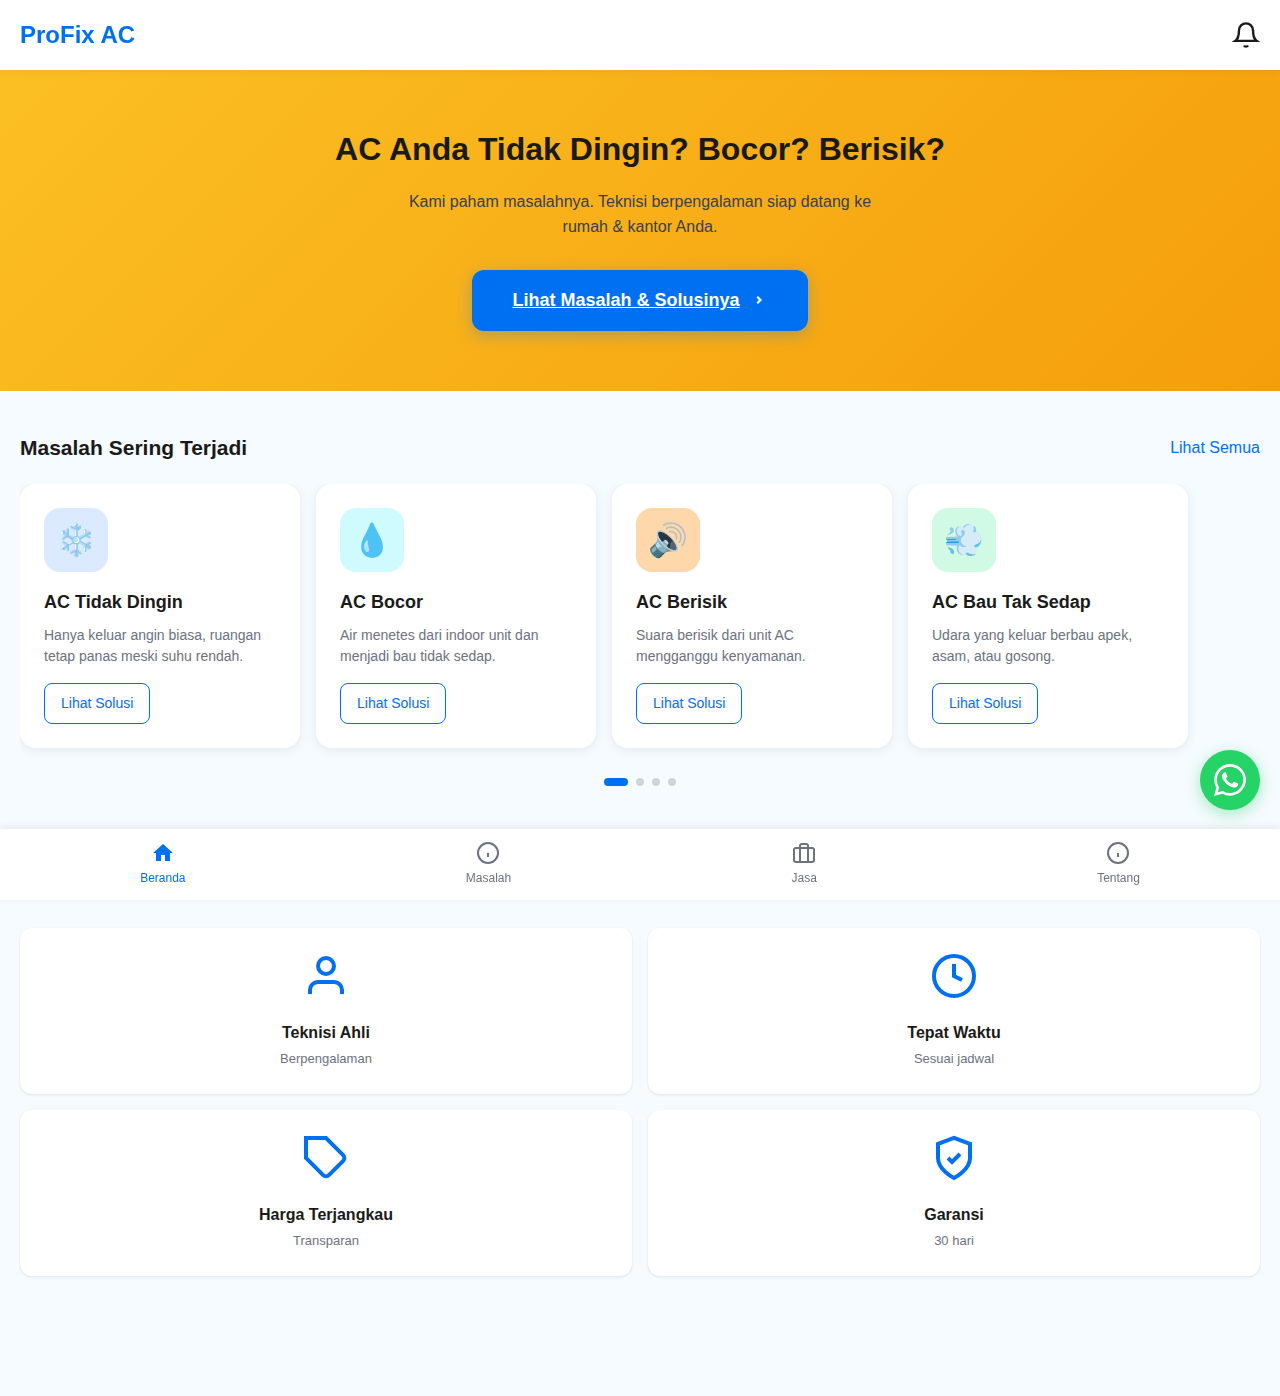
<file: index.html>
<!DOCTYPE html>
<html lang="id">
<head>
    <meta charset="UTF-8">
    <meta name="viewport" content="width=device-width, initial-scale=1.0, maximum-scale=1.0, user-scalable=no"> 
    <title>ProFix AC - Layanan Service AC Profesional</title>
    <!-- Using external CSS file tes -->
    <link rel="stylesheet" href="styles.css">
</head>
<body>
    <!-- Header -->
    <header class="header">
        <div class="logo">ProFix AC</div>
        <svg class="notification-icon" viewBox="0 0 24 24" fill="none" stroke="currentColor" stroke-width="2">
            <path d="M18 8A6 6 0 0 0 6 8c0 7-3 9-3 9h18s-3-2-3-9"></path>
            <path d="M13.73 21a2 2 0 0 1-3.46 0"></path>
        </svg>
    </header>

    <!-- Hero Section -->
    <section class="hero">
        <h1>AC Anda Tidak Dingin? Bocor? Berisik?</h1>
        <p>Kami paham masalahnya. Teknisi berpengalaman siap datang ke rumah & kantor Anda.</p>
        <a class="cta-button" href="diagnosa-mandiri.html">
            Lihat Masalah & Solusinya
            <svg width="20" height="20" viewBox="0 0 20 20" fill="white">
                <path d="M10 14l-1.5-1.5L11 10 8.5 7.5 10 6l4 4-4 4z"/>
            </svg>
        </a>
    </section>

    <!-- Common Problems Section -->
    <section class="problems-section">
        <div class="section-header">
            <h2>Masalah Sering Terjadi</h2>
            <a href="#" class="view-all">Lihat Semua</a>
        </div>
        
        <div class="carousel-container">
            <div class="carousel-wrapper" id="carouselWrapper">
                <!-- AC Tidak Dingin -->
                <a href="detail-masalah.html" class="problem-card">
                    <div class="icon-wrapper icon-blue">❄️</div>
                    <h3>AC Tidak Dingin</h3>
                    <p>Hanya keluar angin biasa, ruangan tetap panas meski suhu rendah.</p>
                    <span class="view-solution">Lihat Solusi</span>
                </a>

                <!-- AC Bocor -->
                <a href="detail-masalah.html" class="problem-card">
                    <div class="icon-wrapper icon-cyan">💧</div>
                    <h3>AC Bocor</h3>
                    <p>Air menetes dari indoor unit dan menjadi bau tidak sedap.</p>
                    <span class="view-solution">Lihat Solusi</span>
                </a>

                <!-- AC Berisik -->
                <a href="detail-masalah.html" class="problem-card">
                    <div class="icon-wrapper icon-orange">🔊</div>
                    <h3>AC Berisik</h3>
                    <p>Suara berisik dari unit AC mengganggu kenyamanan.</p>
                    <span class="view-solution">Lihat Solusi</span>
                </a>

                <!-- AC Bau -->
                <a href="detail-masalah.html" class="problem-card">
                    <div class="icon-wrapper icon-green">💨</div>
                    <h3>AC Bau Tak Sedap</h3>
                    <p>Udara yang keluar berbau apek, asam, atau gosong.</p>
                    <span class="view-solution">Lihat Solusi</span>
                </a>
            </div>
            
            <div class="carousel-dots" id="carouselDots"></div>
        </div>
    </section>

    <!-- Why Choose Us Section -->
    <section class="why-choose-section">
        <h2>Kenapa Pilih Kami?</h2>
        <div class="features-grid">
            <div class="feature-card">
                <svg class="feature-icon" viewBox="0 0 24 24" fill="none" stroke="currentColor" stroke-width="2">
                    <path d="M20 21v-2a4 4 0 0 0-4-4H8a4 4 0 0 0-4 4v2"></path>
                    <circle cx="12" cy="7" r="4"></circle>
                </svg>
                <h3>Teknisi Ahli</h3>
                <p>Berpengalaman</p>
            </div>

            <div class="feature-card">
                <svg class="feature-icon" viewBox="0 0 24 24" fill="none" stroke="currentColor" stroke-width="2">
                    <circle cx="12" cy="12" r="10"></circle>
                    <path d="M12 6v6l4 2"></path>
                </svg>
                <h3>Tepat Waktu</h3>
                <p>Sesuai jadwal</p>
            </div>

            <div class="feature-card">
                <svg class="feature-icon" viewBox="0 0 24 24" fill="none" stroke="currentColor" stroke-width="2">
                    <path d="M20.59 13.41l-7.17 7.17a2 2 0 0 1-2.83 0L2 12V2h10l8.59 8.59a2 2 0 0 1 0 2.82z"></path>
                    <line x1="7" y1="7" x2="7.01" y2="7"></line>
                </svg>
                <h3>Harga Terjangkau</h3>
                <p>Transparan</p>
            </div>

            <div class="feature-card">
                <svg class="feature-icon" viewBox="0 0 24 24" fill="none" stroke="currentColor" stroke-width="2">
                    <path d="M12 22s8-4 8-10V5l-8-3-8 3v7c0 6 8 10 8 10z"></path>
                    <path d="M9 12l2 2 4-4"></path>
                </svg>
                <h3>Garansi</h3>
                <p>30 hari</p>
            </div>
        </div>
    </section>

    <!-- Bottom Navigation -->
    <nav class="bottom-nav">
        <a href="index.html" class="nav-item active">
            <svg class="nav-icon" viewBox="0 0 24 24" fill="currentColor">
                <path d="M10 20v-6h4v6h5v-8h3L12 3 2 12h3v8z"/>
            </svg>
            <span>Beranda</span>
        </a>
        <a href="diagnosa-mandiri.html" class="nav-item">
            <svg class="nav-icon" viewBox="0 0 24 24" fill="none" stroke="currentColor" stroke-width="2">
                <circle cx="12" cy="12" r="10"></circle>
                <path d="M12 16v-4m0-4h.01"></path>
            </svg>
            <span>Masalah</span>
        </a>
        <a href="#" class="nav-item">
            <svg class="nav-icon" viewBox="0 0 24 24" fill="none" stroke="currentColor" stroke-width="2">
                <rect x="2" y="7" width="20" height="14" rx="2" ry="2"></rect>
                <path d="M16 21V5a2 2 0 0 0-2-2h-4a2 2 0 0 0-2 2v16"></path>
            </svg>
            <span>Jasa</span>
        </a>
        <a href="#" class="nav-item">
            <svg class="nav-icon" viewBox="0 0 24 24" fill="none" stroke="currentColor" stroke-width="2">
                <circle cx="12" cy="12" r="10"></circle>
                <path d="M12 16v-4m0-4h.01"></path>
            </svg>
            <span>Tentang</span>
        </a>
    </nav>

    <!-- WhatsApp FAB -->
    <div class="whatsapp-fab" onclick="openWhatsApp()">
        <svg viewBox="0 0 24 24">
            <path d="M17.472 14.382c-.297-.149-1.758-.867-2.03-.967-.273-.099-.471-.148-.67.15-.197.297-.767.966-.94 1.164-.173.199-.347.223-.644.075-.297-.15-1.255-.463-2.39-1.475-.883-.788-1.48-1.761-1.653-2.059-.173-.297-.018-.458.13-.606.134-.133.298-.347.446-.52.149-.174.198-.298.298-.497.099-.198.05-.371-.025-.52-.075-.149-.669-1.612-.916-2.207-.242-.579-.487-.5-.669-.51-.173-.008-.371-.01-.57-.01-.198 0-.52.074-.792.372-.272.297-1.04 1.016-1.04 2.479 0 1.462 1.065 2.875 1.213 3.074.149.198 2.096 3.2 5.077 4.487.709.306 1.262.489 1.694.625.712.227 1.36.195 1.871.118.571-.085 1.758-.719 2.006-1.413.248-.694.248-1.289.173-1.413-.074-.124-.272-.198-.57-.347m-5.421 7.403h-.004a9.87 9.87 0 01-5.031-1.378l-.361-.214-3.741.982.998-3.648-.235-.374a9.86 9.86 0 01-1.51-5.26c.001-5.45 4.436-9.884 9.888-9.884 2.64 0 5.122 1.03 6.988 2.898a9.825 9.825 0 012.893 6.994c-.003 5.45-4.437 9.884-9.885 9.884m8.413-18.297A11.815 11.815 0 0012.05 0C5.495 0 .16 5.335.157 11.892c0 2.096.547 4.142 1.588 5.945L.057 24l6.305-1.654a11.882 11.882 0 005.683 1.448h.005c6.554 0 11.89-5.335 11.893-11.893a11.821 11.821 0 00-3.48-8.413z"/>
        </svg>
    </div>

    <!-- Using external JS file -->
    <script src="script.js"></script>
</body>
</html>
</file>
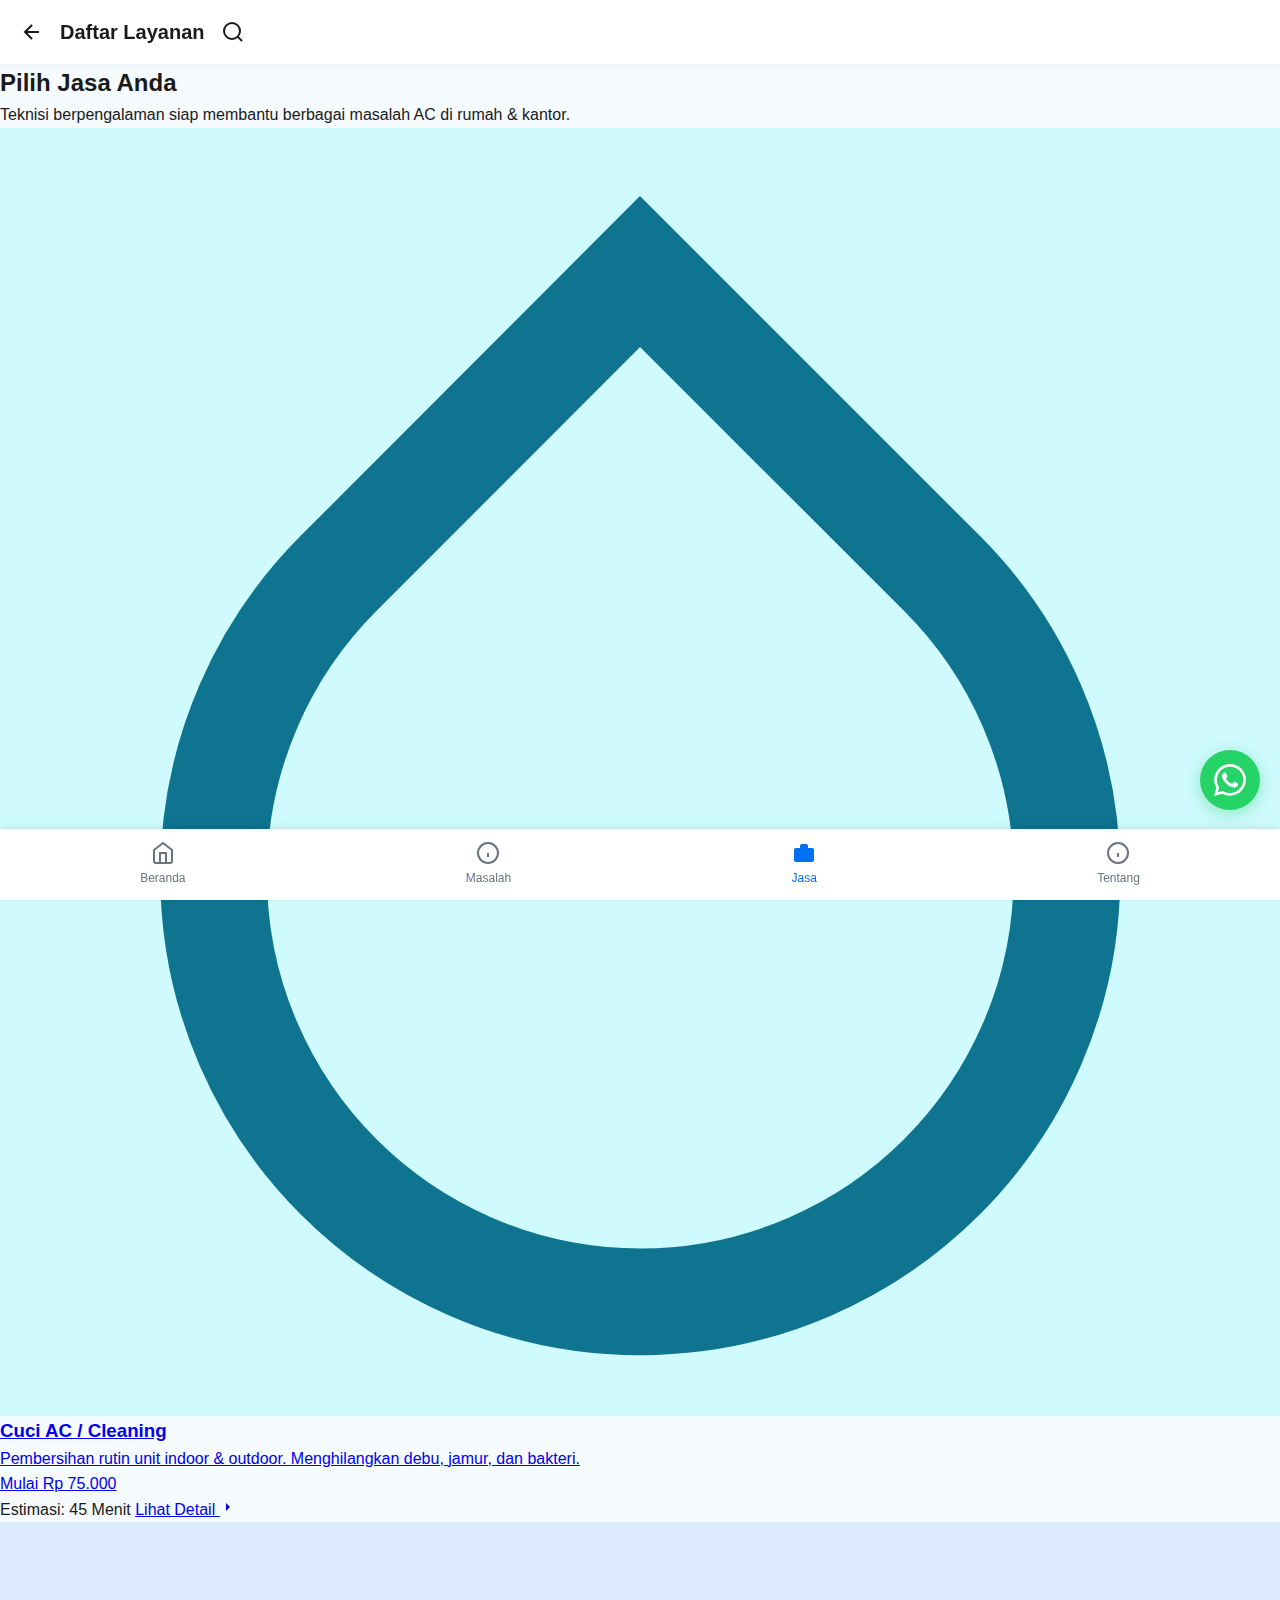
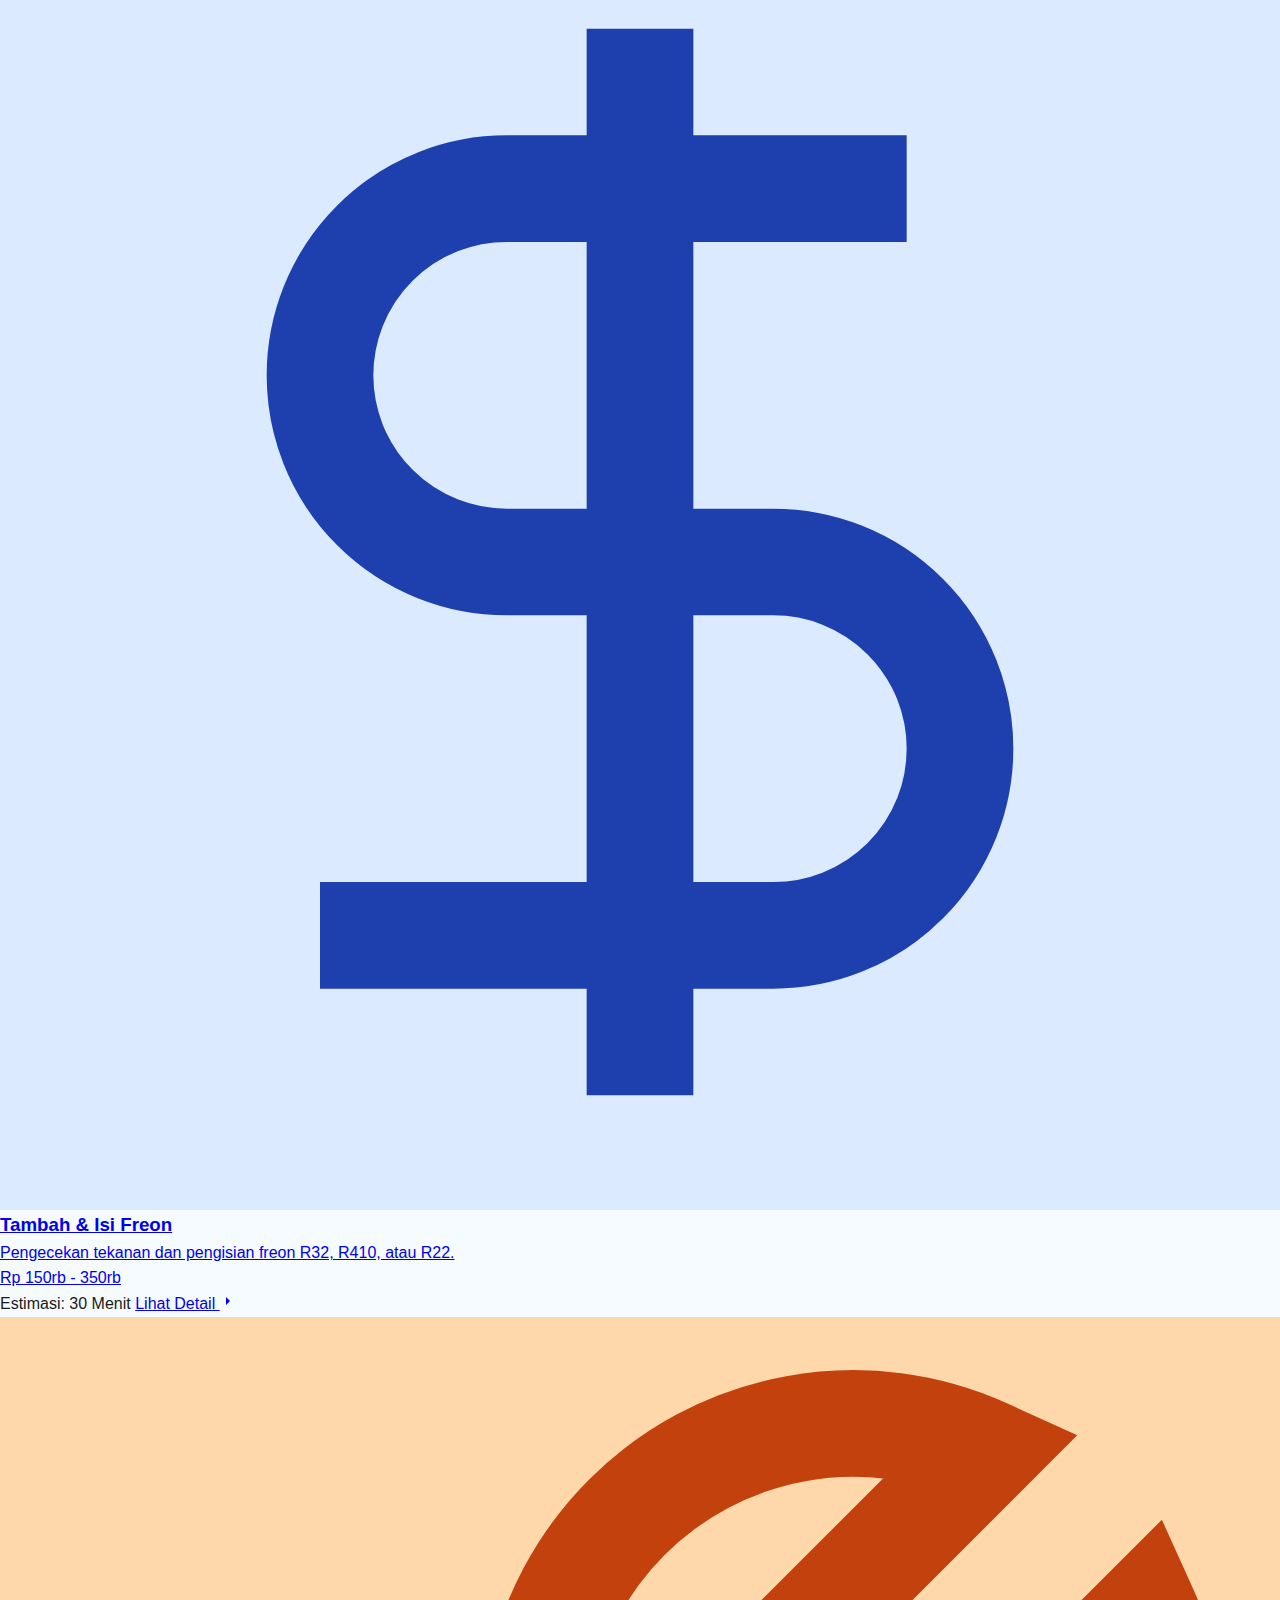
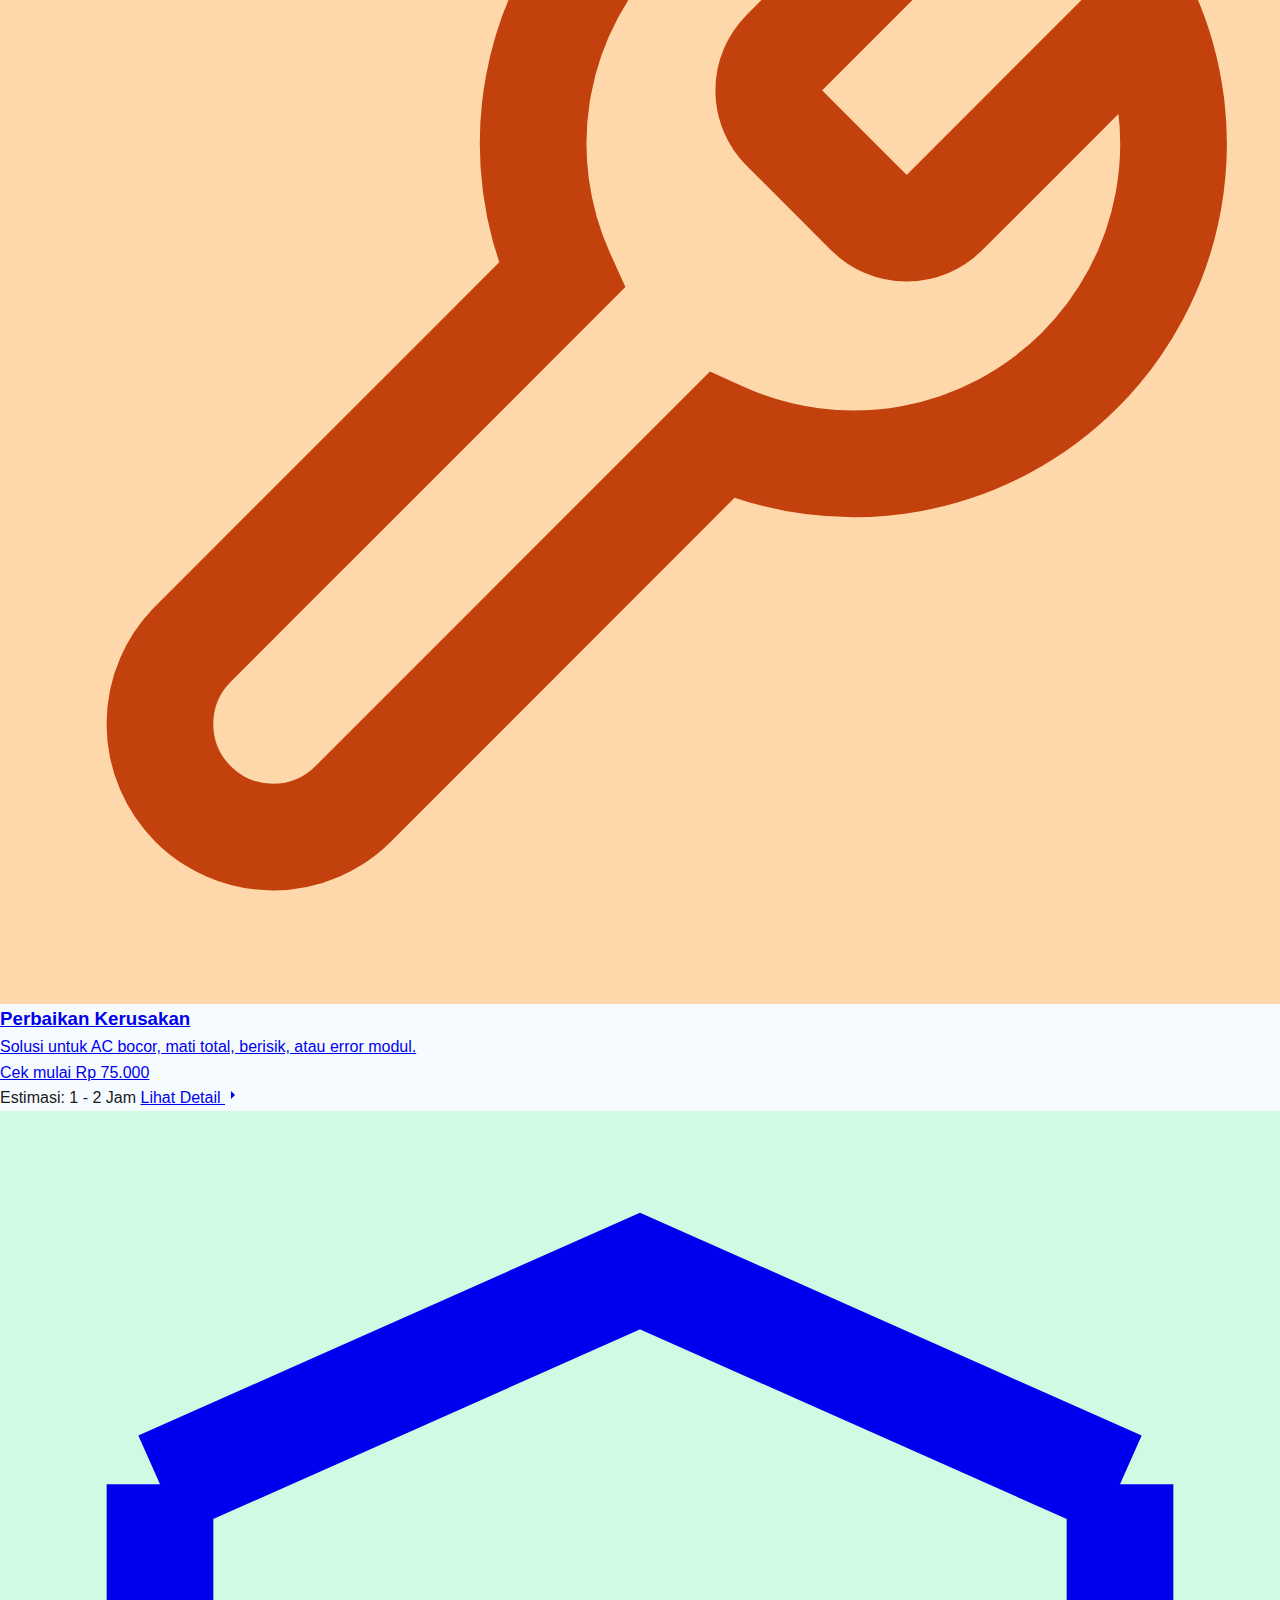
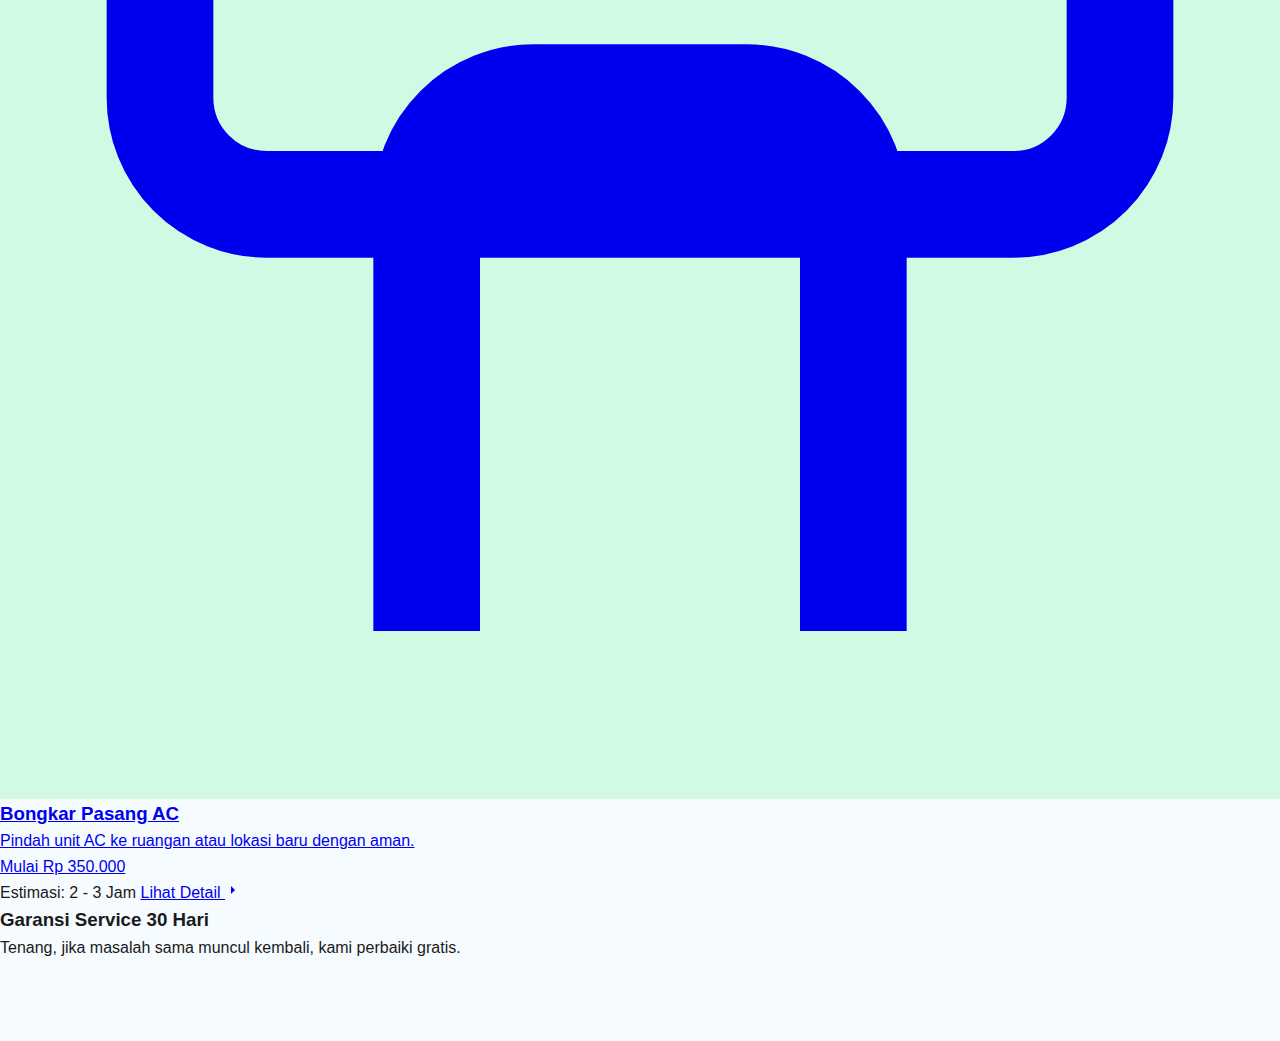
<file: daftar-layanan.html>
<!DOCTYPE html>
<html lang="id">
<head>
    <meta charset="UTF-8">
    <meta name="viewport" content="width=device-width, initial-scale=1.0">
    <title>Daftar Layanan - ProFix AC</title>
    <link rel="stylesheet" href="styles.css">
</head>
<body>
    <!-- Header -->
    <div class="detail-header">
        <div class="back-button" onclick="history.back()">
            <svg viewBox="0 0 24 24" fill="none" stroke="currentColor" stroke-width="2">
                <path d="M19 12H5M12 19l-7-7 7-7"/>
            </svg>
        </div>
        <h1>Daftar Layanan</h1>
        <div class="search-icon" onclick="activateServiceSearch()">
            <svg viewBox="0 0 24 24" fill="none" stroke="currentColor" stroke-width="2">
                <circle cx="11" cy="11" r="8"></circle>
                <path d="m21 21-4.35-4.35"></path>
            </svg>
        </div>
    </div>

    <!-- Search Header (hidden by default, shown when search is activated) -->
    <div class="search-header" id="serviceSearchHeader">
        <div class="search-header-container">
            <div class="back-button" onclick="deactivateServiceSearch()">
                <svg viewBox="0 0 24 24" fill="none" stroke="currentColor" stroke-width="2">
                    <path d="M19 12H5M12 19l-7-7 7-7"/>
                </svg>
            </div>
            <div class="search-header-box">
                <svg class="search-box-icon" viewBox="0 0 24 24" fill="none" stroke="currentColor" stroke-width="2">
                    <circle cx="11" cy="11" r="8"></circle>
                    <path d="m21 21-4.35-4.35"></path>
                </svg>
                <input 
                    type="text" 
                    id="serviceSearchInput" 
                    placeholder="Cari layanan AC..." 
                    oninput="handleServiceSearch(this.value)"
                />
            </div>
        </div>
        <!-- Autocomplete Dropdown -->
        <div class="autocomplete-dropdown" id="serviceAutocomplete"></div>
    </div>

    <!-- Intro Section -->
    <section class="service-intro" id="serviceIntro">
        <h2>Pilih Jasa Anda</h2>
        <p>Teknisi berpengalaman siap membantu berbagai masalah AC di rumah & kantor.</p>
    </section>

    <!-- Service List -->
    <section class="service-list-section" id="serviceListSection">
        <!-- Cuci AC / Cleaning -->
        <a href="rincian-biaya.html" class="service-card">
            <div class="service-icon-wrapper icon-cyan-light">
                <svg viewBox="0 0 24 24" fill="none" stroke="currentColor" stroke-width="2">
                    <path d="M12 2.69l5.66 5.66a8 8 0 1 1-11.31 0z"/>
                </svg>
            </div>
            <div class="service-content">
                <h3>Cuci AC / Cleaning</h3>
                <p>Pembersihan rutin unit indoor & outdoor. Menghilangkan debu, jamur, dan bakteri.</p>
                <div class="service-price-badge">Mulai Rp 75.000</div>
            </div>
        </a>
        <div class="service-footer">
            <span class="service-estimate">Estimasi: 45 Menit</span>
            <a href="rincian-biaya.html" class="detail-link">
                Lihat Detail
                <svg width="16" height="16" viewBox="0 0 16 16" fill="currentColor">
                    <path d="M6 12l4-4-4-4"/>
                </svg>
            </a>
        </div>

        <!-- Tambah & Isi Freon -->
        <a href="rincian-biaya.html" class="service-card">
            <div class="service-icon-wrapper icon-blue-light">
                <svg viewBox="0 0 24 24" fill="none" stroke="currentColor" stroke-width="2">
                    <path d="M12 2v20M17 5H9.5a3.5 3.5 0 0 0 0 7h5a3.5 3.5 0 0 1 0 7H6"/>
                </svg>
            </div>
            <div class="service-content">
                <h3>Tambah & Isi Freon</h3>
                <p>Pengecekan tekanan dan pengisian freon R32, R410, atau R22.</p>
                <div class="service-price-badge">Rp 150rb - 350rb</div>
            </div>
        </a>
        <div class="service-footer">
            <span class="service-estimate">Estimasi: 30 Menit</span>
            <a href="rincian-biaya.html" class="detail-link">
                Lihat Detail
                <svg width="16" height="16" viewBox="0 0 16 16" fill="currentColor">
                    <path d="M6 12l4-4-4-4"/>
                </svg>
            </a>
        </div>

        <!-- Perbaikan Kerusakan -->
        <a href="rincian-biaya.html" class="service-card">
            <div class="service-icon-wrapper icon-orange-light">
                <svg viewBox="0 0 24 24" fill="none" stroke="currentColor" stroke-width="2">
                    <path d="M14.7 6.3a1 1 0 0 0 0 1.4l1.6 1.6a1 1 0 0 0 1.4 0l3.77-3.77a6 6 0 0 1-7.94 7.94l-6.91 6.91a2.12 2.12 0 0 1-3-3l6.91-6.91a6 6 0 0 1 7.94-7.94l-3.76 3.76z"/>
                </svg>
            </div>
            <div class="service-content">
                <h3>Perbaikan Kerusakan</h3>
                <p>Solusi untuk AC bocor, mati total, berisik, atau error modul.</p>
                <div class="service-price-badge">Cek mulai Rp 75.000</div>
            </div>
        </a>
        <div class="service-footer">
            <span class="service-estimate">Estimasi: 1 - 2 Jam</span>
            <a href="rincian-biaya.html" class="detail-link">
                Lihat Detail
                <svg width="16" height="16" viewBox="0 0 16 16" fill="currentColor">
                    <path d="M6 12l4-4-4-4"/>
                </svg>
            </a>
        </div>

        <!-- Bongkar Pasang AC -->
        <a href="rincian-biaya.html" class="service-card">
            <div class="service-icon-wrapper icon-green">
                <svg viewBox="0 0 24 24" fill="none" stroke="currentColor" stroke-width="2">
                    <path d="M21 7v4a2 2 0 0 1-2 2H5a2 2 0 0 1-2-2V7"/>
                    <path d="M3 7l9-4 9 4"/>
                    <path d="M8 21v-8a2 2 0 0 1 2-2h4a2 2 0 0 1 2 2v8"/>
                </svg>
            </div>
            <div class="service-content">
                <h3>Bongkar Pasang AC</h3>
                <p>Pindah unit AC ke ruangan atau lokasi baru dengan aman.</p>
                <div class="service-price-badge">Mulai Rp 350.000</div>
            </div>
        </a>
        <div class="service-footer">
            <span class="service-estimate">Estimasi: 2 - 3 Jam</span>
            <a href="rincian-biaya.html" class="detail-link">
                Lihat Detail
                <svg width="16" height="16" viewBox="0 0 16 16" fill="currentColor">
                    <path d="M6 12l4-4-4-4"/>
                </svg>
            </a>
        </div>
    </section>

    <!-- Guarantee Section -->
    <section class="guarantee-banner">
        <h3>Garansi Service 30 Hari</h3>
        <p>Tenang, jika masalah sama muncul kembali, kami perbaiki gratis.</p>
    </section>

    <!-- Bottom Navigation -->
    <nav class="bottom-nav">
        <a href="index.html" class="nav-item">
            <svg class="nav-icon" viewBox="0 0 24 24" fill="none" stroke="currentColor" stroke-width="2">
                <path d="M3 9l9-7 9 7v11a2 2 0 0 1-2 2H5a2 2 0 0 1-2-2z"></path>
                <polyline points="9 22 9 12 15 12 15 22"></polyline>
            </svg>
            <span>Beranda</span>
        </a>
        <a href="diagnosa-mandiri.html" class="nav-item">
            <svg class="nav-icon" viewBox="0 0 24 24" fill="none" stroke="currentColor" stroke-width="2">
                <circle cx="12" cy="12" r="10"></circle>
                <path d="M12 16v-4m0-4h.01"></path>
            </svg>
            <span>Masalah</span>
        </a>
        <a href="daftar-layanan.html" class="nav-item active">
            <svg class="nav-icon" viewBox="0 0 24 24" fill="currentColor">
                <rect x="2" y="7" width="20" height="14" rx="2" ry="2"></rect>
                <path d="M16 21V5a2 2 0 0 0-2-2h-4a2 2 0 0 0-2 2v16"></path>
            </svg>
            <span>Jasa</span>
        </a>
        <a href="#" class="nav-item">
            <svg class="nav-icon" viewBox="0 0 24 24" fill="none" stroke="currentColor" stroke-width="2">
                <circle cx="12" cy="12" r="10"></circle>
                <path d="M12 16v-4m0-4h.01"></path>
            </svg>
            <span>Tentang</span>
        </a>
    </nav>

    <!-- WhatsApp FAB -->
    <div class="whatsapp-fab" onclick="openWhatsApp()">
        <svg viewBox="0 0 24 24">
            <path d="M17.472 14.382c-.297-.149-1.758-.867-2.03-.967-.273-.099-.471-.148-.67.15-.197.297-.767.966-.94 1.164-.173.199-.347.223-.644.075-.297-.15-1.255-.463-2.39-1.475-.883-.788-1.48-1.761-1.653-2.059-.173-.297-.018-.458.13-.606.134-.133.298-.347.446-.52.149-.174.198-.298.298-.497.099-.198.05-.371-.025-.52-.075-.149-.669-1.612-.916-2.207-.242-.579-.487-.5-.669-.51-.173-.008-.371-.01-.57-.01-.198 0-.52.074-.792.372-.272.297-1.04 1.016-1.04 2.479 0 1.462 1.065 2.875 1.213 3.074.149.198 2.096 3.2 5.077 4.487.709.306 1.262.489 1.694.625.712.227 1.36.195 1.871.118.571-.085 1.758-.719 2.006-1.413.248-.694.248-1.289.173-1.413-.074-.124-.272-.198-.57-.347m-5.421 7.403h-.004a9.87 9.87 0 01-5.031-1.378l-.361-.214-3.741.982.998-3.648-.235-.374a9.86 9.86 0 01-1.51-5.26c.001-5.45 4.436-9.884 9.888-9.884 2.64 0 5.122 1.03 6.988 2.898a9.825 9.825 0 012.893 6.994c-.003 5.45-4.437 9.884-9.885 9.884m8.413-18.297A11.815 11.815 0 0012.05 0C5.495 0 .16 5.335.157 11.892c0 2.096.547 4.142 1.588 5.945L.057 24l6.305-1.654a11.882 11.882 0 005.683 1.448h.005c6.554 0 11.89-5.335 11.893-11.893a11.821 11.821 0 00-3.48-8.413z"/>
        </svg>
    </div>

    <script src="script.js"></script>
</body>
</html>
</file>
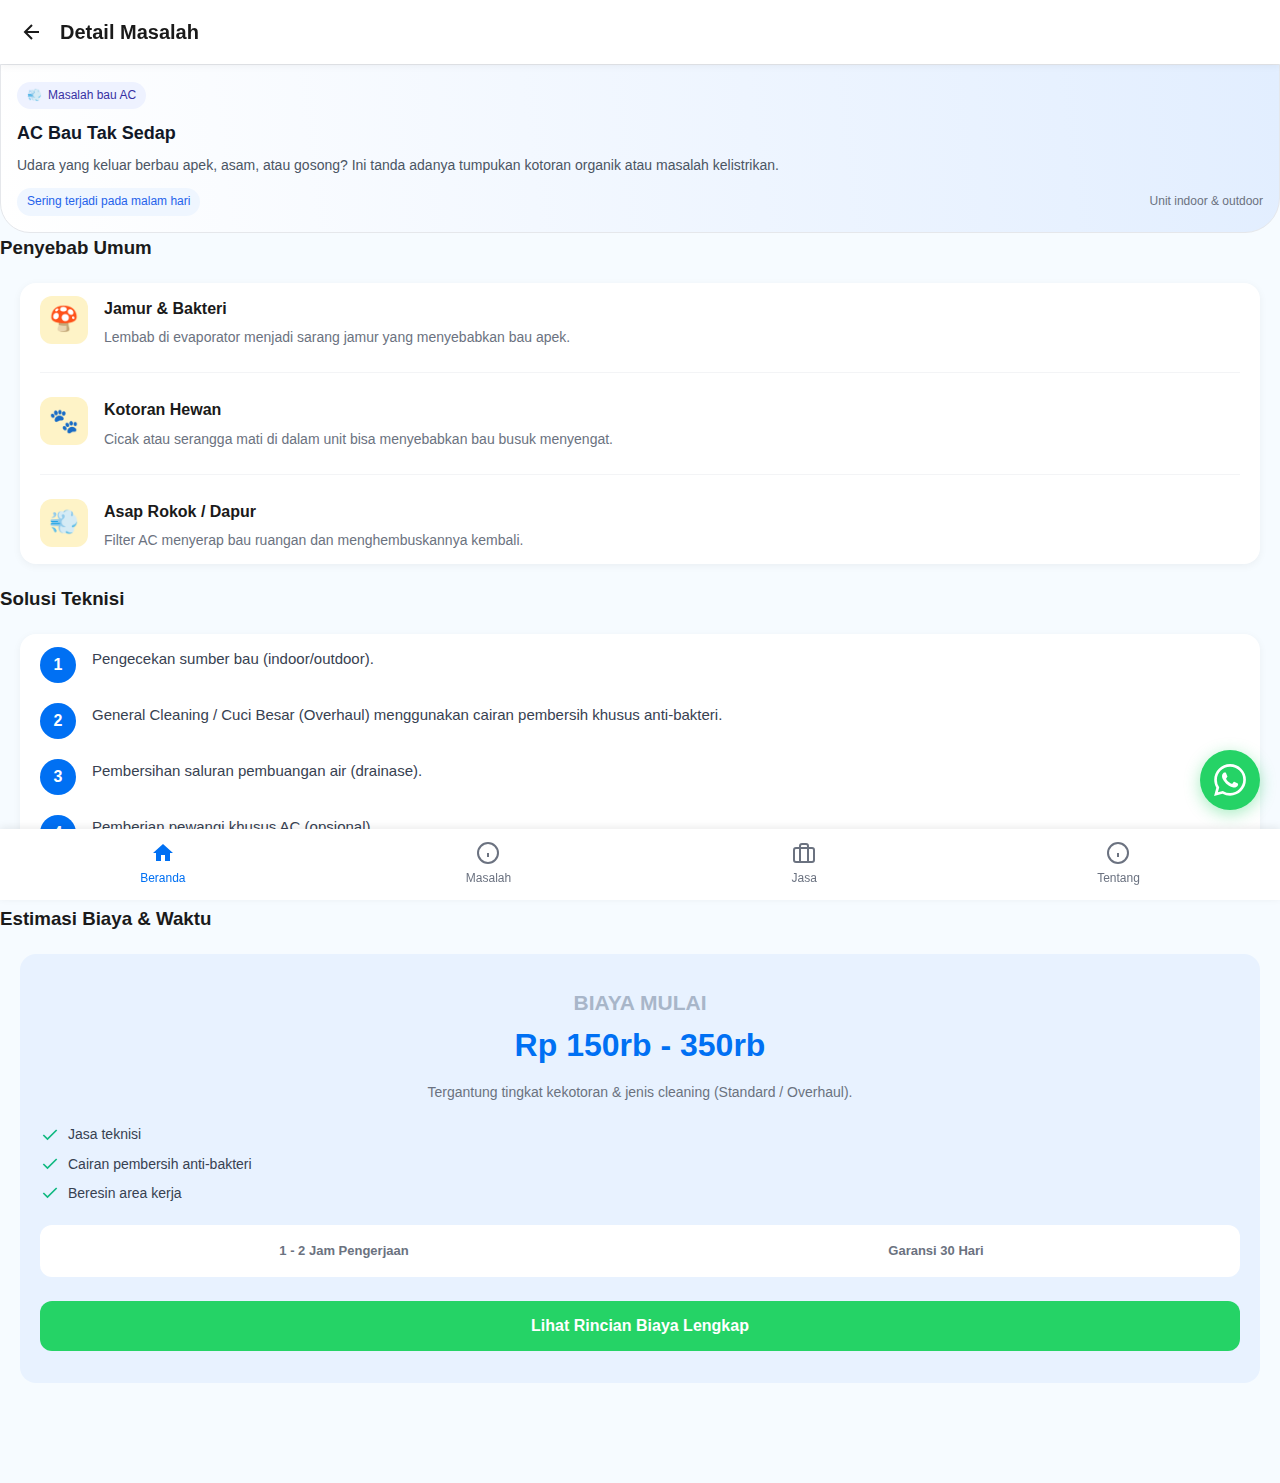
<file: detail-masalah.html>
<!DOCTYPE html>
<html lang="id">
<head>
  <meta charset="UTF-8">
  <meta name="viewport" content="width=device-width, initial-scale=1.0, maximum-scale=1.0, user-scalable=no"> 
  <title>Detail Masalah - AC Bau Tak Sedap</title>
  <link rel="stylesheet" href="styles.css">
</head>
<body>
  <!-- Header -->
  <header class="detail-header">
    <div class="back-button" onclick="window.history.back()">
      <svg viewBox="0 0 24 24" fill="none" stroke="currentColor" stroke-width="2">
        <path d="M19 12H5M12 19l-7-7 7-7"/>
      </svg>
    </div>
    <h1>Detail Masalah</h1>
  </header>

  <!-- Hero Section -->
  <section class="detail-hero">
    <div class="detail-icon"></div>
	<div class="detail-badge">
        💨 <span>Masalah bau AC</span>
    </div>
    <h2>AC Bau Tak Sedap</h2>
    <p>Udara yang keluar berbau apek, asam, atau gosong? Ini tanda adanya tumpukan kotoran organik atau masalah kelistrikan.</p>
	<div class="detail-meta">
        <span class="meta-chip">Sering terjadi pada malam hari</span>
        <span class="meta-text">Unit indoor & outdoor</span>
    </div>
  </section>
  
<!-- <section class="detail-hero"> -->
    <!-- <div class="detail-badge"> -->
        <!-- 🔊 <span>Masalah suara AC</span> -->
    <!-- </div> -->
    <!-- <h2>AC Bunyi Berisik & Kasar</h2> -->
    <!-- <p> -->
        <!-- Suara getaran keras, mendesis, atau bunyi "tek-tek" dari unit AC yang mengganggu istirahat dan fokus Anda. -->
    <!-- </p> -->
    <!-- <div class="detail-meta"> -->
        <!-- <span class="meta-chip">Sering terjadi pada malam hari</span> -->
        <!-- <span class="meta-text">Unit indoor & outdoor</span> -->
    <!-- </div> -->
<!-- </section>   -->

	<div class="headtitle">
		<h3>Penyebab Umum</h3>
	</div>
  <!-- Penyebab Umum -->
  <section class="content-section">
    
    <div class="cause-item">
      <div class="cause-icon">🍄</div>
      <div class="cause-content">
        <h4>Jamur & Bakteri</h4>
        <p>Lembab di evaporator menjadi sarang jamur yang menyebabkan bau apek.</p>
      </div>
    </div>
    
    <div class="cause-item">
      <div class="cause-icon">🐾</div>
      <div class="cause-content">
        <h4>Kotoran Hewan</h4>
        <p>Cicak atau serangga mati di dalam unit bisa menyebabkan bau busuk menyengat.</p>
      </div>
    </div>
    
    <div class="cause-item">
      <div class="cause-icon">💨</div>
      <div class="cause-content">
        <h4>Asap Rokok / Dapur</h4>
        <p>Filter AC menyerap bau ruangan dan menghembuskannya kembali.</p>
      </div>
    </div>
  </section>

	<div class="headtitle">
		 <h3>Solusi Teknisi</h3>
	</div>
	  <!-- Solusi Teknisi -->
	  <section class="content-section">
	   <div class="solution-item">
		  <div class="solution-number">1</div>
		  <div class="solution-content">
			<p>Pengecekan sumber bau (indoor/outdoor).</p>
		  </div>
		</div>
		
		<div class="solution-item">
		  <div class="solution-number">2</div>
		  <div class="solution-content">
			<p>General Cleaning / Cuci Besar (Overhaul) menggunakan cairan pembersih khusus anti-bakteri.</p>
		  </div>
		</div>
		
		<div class="solution-item">
		  <div class="solution-number">3</div>
		  <div class="solution-content">
			<p>Pembersihan saluran pembuangan air (drainase).</p>
		  </div>
		</div>
		
		<div class="solution-item">
		  <div class="solution-number">4</div>
		  <div class="solution-content">
			<p>Pemberian pewangi khusus AC (opsional).</p>
		  </div>
		</div>
	  </section>
  
  
	<div class="headtitle">
		 <h3>Estimasi Biaya & Waktu</h3>
	</div>

	  <!-- Estimasi Biaya & Waktu -->
	  <section class="pricing-section">
	   
		<span class="pricing-label">BIAYA MULAI</span>
		<div class="price-range">Rp 150rb - 350rb</div>
		
		<p style="font-size: 14px; color: #6b7280; margin-bottom: 20px;">
		  Tergantung tingkat kekotoran & jenis cleaning (Standard / Overhaul).
		</p>
		
		<div class="pricing-features">
		  <div class="feature-item">
			<svg class="feature-icon-small" viewBox="0 0 24 24" fill="none" stroke="currentColor" stroke-width="2">
			  <polyline points="20 6 9 17 4 12"/>
			</svg>
			Jasa teknisi
		  </div>
		  <div class="feature-item">
			<svg class="feature-icon-small" viewBox="0 0 24 24" fill="none" stroke="currentColor" stroke-width="2">
			  <polyline points="20 6 9 17 4 12"/>
			</svg>
			Cairan pembersih anti-bakteri
		  </div>
		  <div class="feature-item">
			<svg class="feature-icon-small" viewBox="0 0 24 24" fill="none" stroke="currentColor" stroke-width="2">
			  <polyline points="20 6 9 17 4 12"/>
			</svg>
			Beresin area kerja
		  </div>
		</div>
		
		<div class="time-guarantee">
		  <div class="guarantee-item">
			<strong>1 - 2 Jam Pengerjaan</strong>
		  </div>
		  <div class="guarantee-item">
			<strong>Garansi 30 Hari</strong>
		  </div>
		</div>
		
		<button class="whatsapp-button" onclick="window.location.href='rincian-biaya.html'">
		  Lihat Rincian Biaya Lengkap
		</button>
	  </section>
  
		<!-- Bottom Navigation -->
		<nav class="bottom-nav">
			<a href="index.html" class="nav-item active">
				<svg class="nav-icon" viewBox="0 0 24 24" fill="currentColor">
					<path d="M10 20v-6h4v6h5v-8h3L12 3 2 12h3v8z"/>
				</svg>
				<span>Beranda</span>
			</a>
			<a href="diagnosa-mandiri.html" class="nav-item">
				<svg class="nav-icon" viewBox="0 0 24 24" fill="none" stroke="currentColor" stroke-width="2">
					<circle cx="12" cy="12" r="10"></circle>
					<path d="M12 16v-4m0-4h.01"></path>
				</svg>
				<span>Masalah</span>
			</a>
			<a href="#" class="nav-item">
				<svg class="nav-icon" viewBox="0 0 24 24" fill="none" stroke="currentColor" stroke-width="2">
					<rect x="2" y="7" width="20" height="14" rx="2" ry="2"></rect>
					<path d="M16 21V5a2 2 0 0 0-2-2h-4a2 2 0 0 0-2 2v16"></path>
				</svg>
				<span>Jasa</span>
			</a>
			<a href="#" class="nav-item">
				<svg class="nav-icon" viewBox="0 0 24 24" fill="none" stroke="currentColor" stroke-width="2">
					<circle cx="12" cy="12" r="10"></circle>
					<path d="M12 16v-4m0-4h.01"></path>
				</svg>
				<span>Tentang</span>
			</a>
		</nav>

		<!-- WhatsApp FAB -->
		<div class="whatsapp-fab" onclick="openWhatsApp()">
			<svg viewBox="0 0 24 24">
				<path d="M17.472 14.382c-.297-.149-1.758-.867-2.03-.967-.273-.099-.471-.148-.67.15-.197.297-.767.966-.94 1.164-.173.199-.347.223-.644.075-.297-.15-1.255-.463-2.39-1.475-.883-.788-1.48-1.761-1.653-2.059-.173-.297-.018-.458.13-.606.134-.133.298-.347.446-.52.149-.174.198-.298.298-.497.099-.198.05-.371-.025-.52-.075-.149-.669-1.612-.916-2.207-.242-.579-.487-.5-.669-.51-.173-.008-.371-.01-.57-.01-.198 0-.52.074-.792.372-.272.297-1.04 1.016-1.04 2.479 0 1.462 1.065 2.875 1.213 3.074.149.198 2.096 3.2 5.077 4.487.709.306 1.262.489 1.694.625.712.227 1.36.195 1.871.118.571-.085 1.758-.719 2.006-1.413.248-.694.248-1.289.173-1.413-.074-.124-.272-.198-.57-.347m-5.421 7.403h-.004a9.87 9.87 0 01-5.031-1.378l-.361-.214-3.741.982.998-3.648-.235-.374a9.86 9.86 0 01-1.51-5.26c.001-5.45 4.436-9.884 9.888-9.884 2.64 0 5.122 1.03 6.988 2.898a9.825 9.825 0 012.893 6.994c-.003 5.45-4.437 9.884-9.885 9.884m8.413-18.297A11.815 11.815 0 0012.05 0C5.495 0 .16 5.335.157 11.892c0 2.096.547 4.142 1.588 5.945L.057 24l6.305-1.654a11.882 11.882 0 005.683 1.448h.005c6.554 0 11.89-5.335 11.893-11.893a11.821 11.821 0 00-3.48-8.413z"/>
			</svg>
		</div> 

  <script src="script.js"></script>
</body>
</html>
</file>
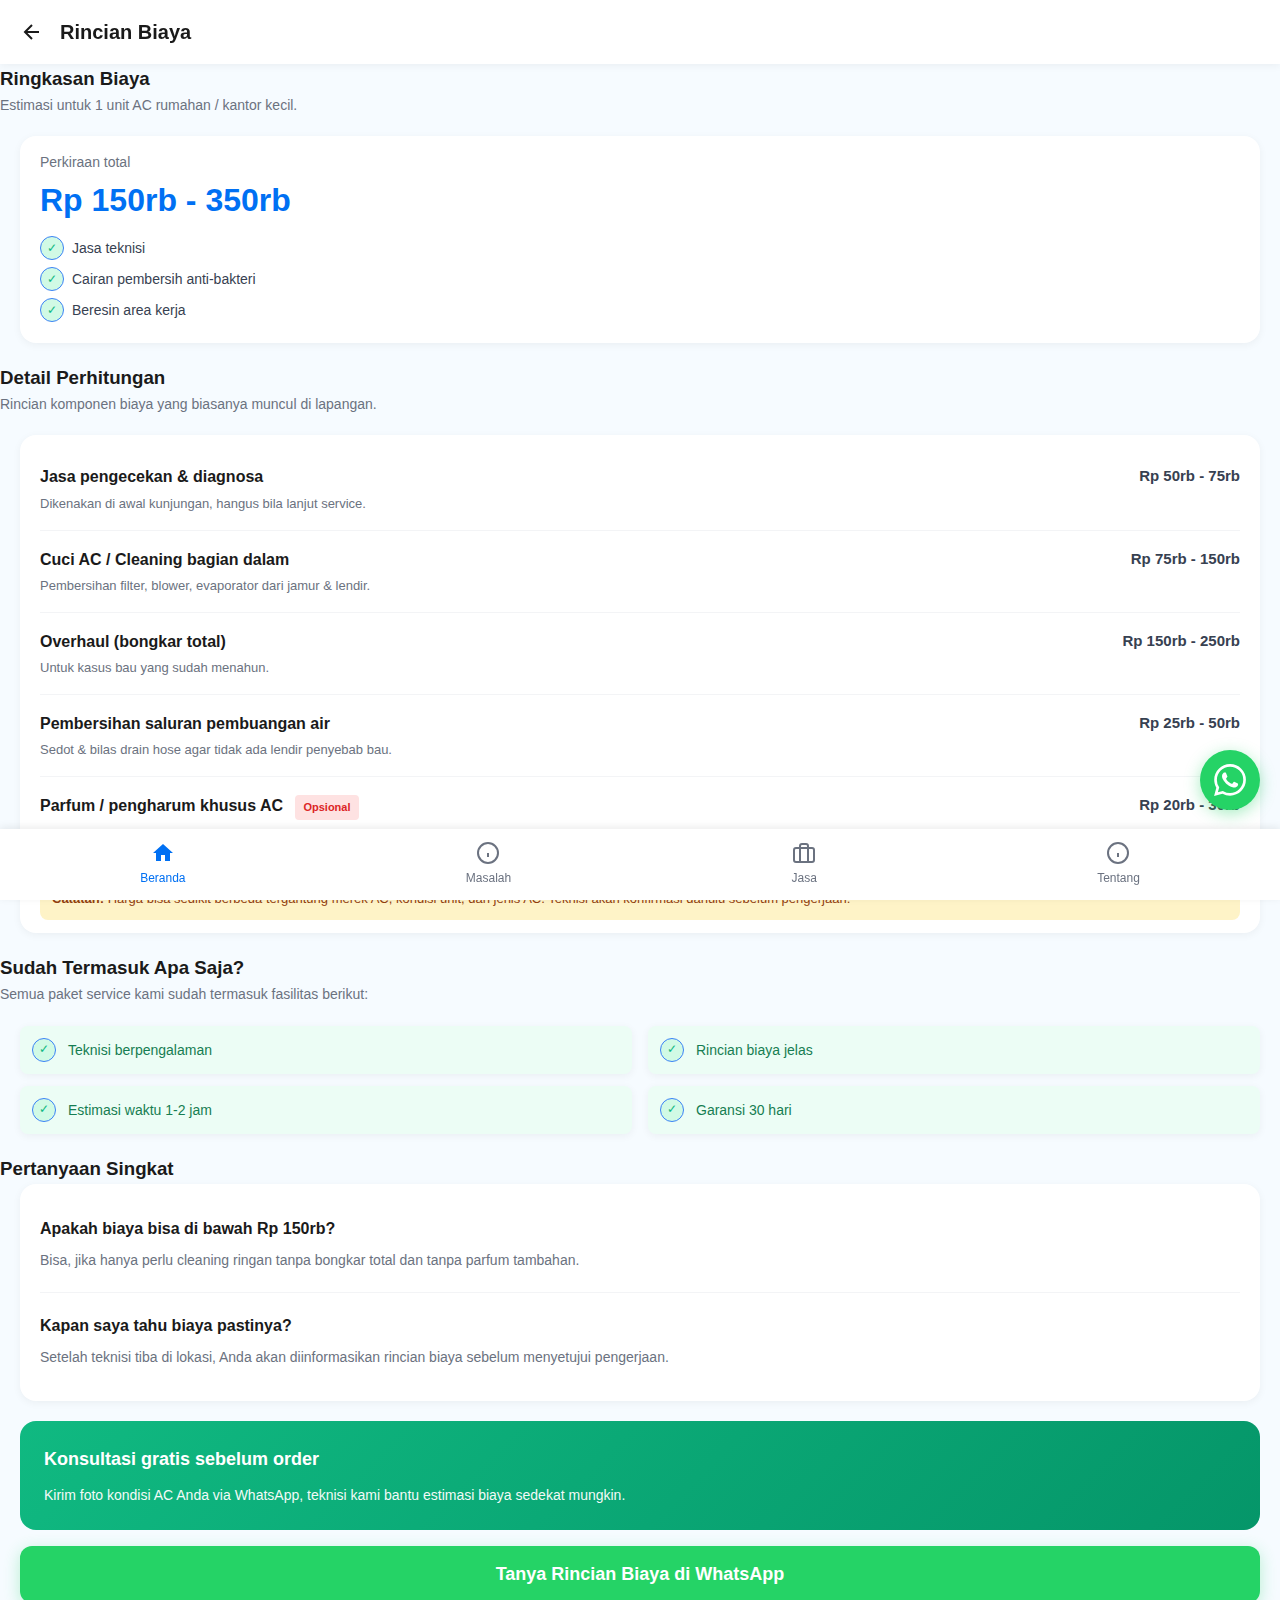
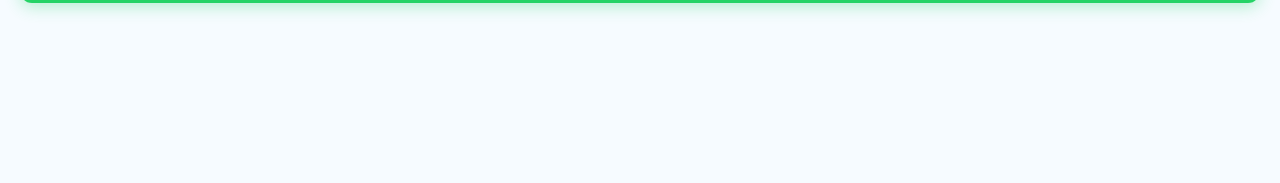
<file: rincian-biaya.html>
<!DOCTYPE html>
<html lang="id">
<head>
    <meta charset="UTF-8">
    <meta name="viewport" content="width=device-width, initial-scale=1.0, maximum-scale=1.0, user-scalable=no"> 
    <title>Rincian Biaya - AC Bau Tak Sedap</title>
    <!-- Using external CSS file -->
    <link rel="stylesheet" href="styles.css">
</head>
<body>
    <!-- Header -->
    <header class="detail-header">
        <div class="back-button" onclick="window.history.back()">
            <svg viewBox="0 0 24 24" fill="none" stroke="currentColor" stroke-width="2">
                <path d="M19 12H5M12 19l-7-7 7-7"/>
            </svg>
        </div>
        <h1>Rincian Biaya</h1>
    </header>

    <!-- Transparent Estimate -->
    <!-- <section class="transparent-estimate"> -->
        <!-- <div class="estimate-label">ESTIMASI TRANSPARAN</div> -->
        <!-- <h2>Rincian Biaya Service AC Bau Tak Sedap</h2> -->
        <!-- <p>Perkiraan biaya sudah termasuk jasa teknisi, alat kerja, dan pembersihan area kerja.</p> -->
        <!-- <div class="progress-bar"> -->
            <!-- <div class="progress-fill"></div> -->
        <!-- </div> -->
    <!-- </section> -->

    <!-- Price Summary -->
	<div class="headtitle">
		<h3>Ringkasan Biaya</h3>
        <p style="font-size: 14px; color: #6b7280; margin-bottom: 20px;">Estimasi untuk 1 unit AC rumahan / kantor kecil.</p>
	</div>
    <section class="price-summary">
        
        <div style="margin-top: 12px;">
            <span style="font-size: 14px; color: #6b7280;">Perkiraan total</span>
            <div class="price-range">Rp 150rb - 350rb</div>
        </div>
        
        <div class="pricing-features">
			<div class="feature-item">
				<span class="check-icon">✓</span>
				Jasa teknisi
			</div>
			<div class="feature-item">
				<span class="check-icon">✓</span>
				Cairan pembersih anti-bakteri
			</div>
			<div class="feature-item">
				<span class="check-icon">✓</span>
				Beresin area kerja
			</div>
		</div>

    </section>
	
	<div class="headtitle">
		<h3>Detail Perhitungan</h3>
        <p style="font-size: 14px; color: #6b7280; margin-bottom: 0px;">Rincian komponen biaya yang biasanya muncul di lapangan.</p>
	</div>
 
 <!-- Detail Calculation -->
		
    <section class="content-section">
        <div class="summary-item">
            <div class="item-info">
                <h4>Jasa pengecekan & diagnosa</h4>
                <p>Dikenakan di awal kunjungan, hangus bila lanjut service.</p>
            </div>
            <div class="item-price">Rp 50rb - 75rb</div>
        </div>

        <div class="summary-item">
            <div class="item-info">
                <h4>Cuci AC / Cleaning bagian dalam</h4>
                <p>Pembersihan filter, blower, evaporator dari jamur & lendir.</p>
            </div>
            <div class="item-price">Rp 75rb - 150rb</div>
        </div>

        <div class="summary-item">
            <div class="item-info">
                <h4>Overhaul (bongkar total)</h4>
                <p>Untuk kasus bau yang sudah menahun.</p>
            </div>
            <div class="item-price">Rp 150rb - 250rb</div>
        </div>

        <div class="summary-item">
            <div class="item-info">
                <h4>Pembersihan saluran pembuangan air</h4>
                <p>Sedot & bilas drain hose agar tidak ada lendir penyebab bau.</p>
            </div>
            <div class="item-price">Rp 25rb - 50rb</div>
        </div>

        <div class="summary-item">
            <div class="item-info">
                <h4>Parfum / pengharum khusus AC <span class="optional-badge">Opsional</span></h4>
                <p>Ditawarkan setelah selesai cleaning, bila ingin menginginkan.</p>
            </div>
            <div class="item-price">Rp 20rb - 30rb</div>
        </div>

        <div class="note-text">
            <strong>Catatan:</strong> Harga bisa sedikit berbeda tergantung merek AC, kondisi unit, dan jenis AC. Teknisi akan konfirmasi dahulu sebelum pengerjaan.
        </div>
    </section>

	<div class="headtitle">
			<h3>Sudah Termasuk Apa Saja?</h3>
			<p style="font-size: 14px; color: #6b7280; margin-bottom: 20px;">Semua paket service kami sudah termasuk fasilitas berikut:</p>
	</div>
    <!-- What's Included -->
    <section class="included-section">        
        <div class="included-grid">
            <div class="included-item">
                <div class="check-icon">✓</div>
                <span>Teknisi berpengalaman</span>
            </div>
            <div class="included-item">
                <div class="check-icon">✓</div>
                <span>Rincian biaya jelas</span>
            </div>
            <div class="included-item">
                <div class="check-icon">✓</div>
                <span>Estimasi waktu 1-2 jam</span>
            </div>
            <div class="included-item">
                <div class="check-icon">✓</div>
                <span>Garansi 30 hari</span>
            </div>
        </div>
    </section>

	<div class="headtitle">
        <h3>Pertanyaan Singkat</h3>
	</div>
	
    <!-- FAQ -->
    <section class="faq-section">
        
        <div class="faq-item">
            <h4>Apakah biaya bisa di bawah Rp 150rb?</h4>
            <p>Bisa, jika hanya perlu cleaning ringan tanpa bongkar total dan tanpa parfum tambahan.</p>
        </div>

        <div class="faq-item">
            <h4>Kapan saya tahu biaya pastinya?</h4>
            <p>Setelah teknisi tiba di lokasi, Anda akan diinformasikan rincian biaya sebelum menyetujui pengerjaan.</p>
        </div>
    </section>

    <!-- CTA Section -->
    <div class="cta-section">
        <div class="consultation-box">
            <h3>Konsultasi gratis sebelum order</h3>
            <p>Kirim foto kondisi AC Anda via WhatsApp, teknisi kami bantu estimasi biaya sedekat mungkin.</p>
        </div>
        
        <button class="whatsapp-button-primary" onclick="orderViaWhatsApp('AC Bau Tak Sedap')">
            Tanya Rincian Biaya di WhatsApp
        </button>
    </div>

    <!-- Bottom Navigation -->
    <nav class="bottom-nav">
        <a href="index.html" class="nav-item active">
            <svg class="nav-icon" viewBox="0 0 24 24" fill="currentColor">
                <path d="M10 20v-6h4v6h5v-8h3L12 3 2 12h3v8z"/>
            </svg>
            <span>Beranda</span>
        </a>
        <a href="diagnosa-mandiri.html" class="nav-item">
            <svg class="nav-icon" viewBox="0 0 24 24" fill="none" stroke="currentColor" stroke-width="2">
                <circle cx="12" cy="12" r="10"></circle>
                <path d="M12 16v-4m0-4h.01"></path>
            </svg>
            <span>Masalah</span>
        </a>
        <a href="#" class="nav-item">
            <svg class="nav-icon" viewBox="0 0 24 24" fill="none" stroke="currentColor" stroke-width="2">
                <rect x="2" y="7" width="20" height="14" rx="2" ry="2"></rect>
                <path d="M16 21V5a2 2 0 0 0-2-2h-4a2 2 0 0 0-2 2v16"></path>
            </svg>
            <span>Jasa</span>
        </a>
        <a href="#" class="nav-item">
            <svg class="nav-icon" viewBox="0 0 24 24" fill="none" stroke="currentColor" stroke-width="2">
                <circle cx="12" cy="12" r="10"></circle>
                <path d="M12 16v-4m0-4h.01"></path>
            </svg>
            <span>Tentang</span>
        </a>
    </nav>

    <!-- WhatsApp FAB -->
    <div class="whatsapp-fab" onclick="openWhatsApp()">
        <svg viewBox="0 0 24 24">
            <path d="M17.472 14.382c-.297-.149-1.758-.867-2.03-.967-.273-.099-.471-.148-.67.15-.197.297-.767.966-.94 1.164-.173.199-.347.223-.644.075-.297-.15-1.255-.463-2.39-1.475-.883-.788-1.48-1.761-1.653-2.059-.173-.297-.018-.458.13-.606.134-.133.298-.347.446-.52.149-.174.198-.298.298-.497.099-.198.05-.371-.025-.52-.075-.149-.669-1.612-.916-2.207-.242-.579-.487-.5-.669-.51-.173-.008-.371-.01-.57-.01-.198 0-.52.074-.792.372-.272.297-1.04 1.016-1.04 2.479 0 1.462 1.065 2.875 1.213 3.074.149.198 2.096 3.2 5.077 4.487.709.306 1.262.489 1.694.625.712.227 1.36.195 1.871.118.571-.085 1.758-.719 2.006-1.413.248-.694.248-1.289.173-1.413-.074-.124-.272-.198-.57-.347m-5.421 7.403h-.004a9.87 9.87 0 01-5.031-1.378l-.361-.214-3.741.982.998-3.648-.235-.374a9.86 9.86 0 01-1.51-5.26c.001-5.45 4.436-9.884 9.888-9.884 2.64 0 5.122 1.03 6.988 2.898a9.825 9.825 0 012.893 6.994c-.003 5.45-4.437 9.884-9.885 9.884m8.413-18.297A11.815 11.815 0 0012.05 0C5.495 0 .16 5.335.157 11.892c0 2.096.547 4.142 1.588 5.945L.057 24l6.305-1.654a11.882 11.882 0 005.683 1.448h.005c6.554 0 11.89-5.335 11.893-11.893a11.821 11.821 0 00-3.48-8.413z"/>
        </svg>
    </div>

    <!-- Using external JS file -->
    <script src="script.js"></script>
</body>
</html>
</file>
<file: styles.css>
* {
  margin: 0;
  padding: 0;
  box-sizing: border-box;
}

body {
  font-family: -apple-system, BlinkMacSystemFont, "Segoe UI", Roboto, "Helvetica Neue", Arial, sans-serif;
  line-height: 1.6;
  color: #1a1a1a;
  background-color: #F6FBFF;
  padding-bottom: 80px;
}

/* Header Styles */
.header {
  background: white;
  padding: 16px 20px;
  box-shadow: 0 2px 8px rgba(0, 0, 0, 0.05);
  display: flex;
  justify-content: space-between;
  align-items: center;
  position: sticky;
  top: 0;
  z-index: 100;
}

.logo {
  font-size: 24px;
  font-weight: bold;
  color: #0070f3;
}

.notification-icon {
  width: 28px;
  height: 28px;
  cursor: pointer;
  position: relative;
}

.notification-icon svg {
  width: 100%;
  height: 100%;
}

/* Hero Section */
.hero {
  background: linear-gradient(135deg, #fbbf24 0%, #f59e0b 100%);
  padding: 60px 20px;
  text-align: center;
  color: #1a1a1a;
}

.hero h1 {
  font-size: 32px;
  font-weight: bold;
  margin-bottom: 20px;
  line-height: 1.2;
}

.hero p {
  font-size: 16px;
  margin-bottom: 30px;
  color: #374151;
  max-width: 500px;
  margin-left: auto;
  margin-right: auto;
}

.cta-button {
  background: #0070f3;
  color: white;
  border: none;
  padding: 16px 40px;
  font-size: 18px;
  font-weight: 600;
  border-radius: 12px;
  cursor: pointer;
  display: inline-flex;
  align-items: center;
  gap: 8px;
  box-shadow: 0 4px 16px rgba(0, 112, 243, 0.3);
  transition: all 0.3s ease;
}

.cta-button:hover {
  background: #0051cc;
  transform: translateY(-2px);
  box-shadow: 0 6px 20px rgba(0, 112, 243, 0.4);
}

/* Problems Section */
.problems-section {
  padding: 40px 20px;
  background: #F6FBFF;
}

.section-header {
  display: flex;
  justify-content: space-between;
  align-items: center;
  margin-bottom: 20px;
}

.section-header h2 {
  font-size: 21px;
  font-weight: bold;
  color: #1a1a1a;
}

.view-all {
  color: #0070f3;
  text-decoration: none;
  font-size: 16px;
  font-weight: 500;
}

.carousel-container {
  position: relative;
  overflow: hidden;
  width: 100%;
}

.carousel-wrapper {
  overflow-x: auto;
  scroll-behavior: smooth;
  display: flex;
  gap: 16px;
  padding-bottom: 10px;
  scrollbar-width: none;
  -ms-overflow-style: none;
  scroll-snap-type: x mandatory;
}

.carousel-wrapper::-webkit-scrollbar {
  display: none;
}

.problem-card {
  flex: 0 0 280px;
  background: white;
  border-radius: 16px;
  padding: 24px;
  box-shadow: 0 2px 12px rgba(0, 0, 0, 0.08);
  cursor: pointer;
  transition: all 0.3s cubic-bezier(0.4, 0, 0.2, 1);
  scroll-snap-align: start;
  text-decoration: none;
  color: inherit;
  display: block;
}

.problem-card:hover {
  transform: translateY(-4px);
  box-shadow: 0 8px 24px rgba(0, 0, 0, 0.12);
}

.icon-wrapper {
  width: 64px;
  height: 64px;
  border-radius: 16px;
  display: flex;
  align-items: center;
  justify-content: center;
  margin-bottom: 16px;
  font-size: 32px;
}

.icon-blue {
  background: #dbeafe;
}

.icon-cyan {
  background: #cffafe;
}

.icon-orange {
  background: #fed7aa;
}

.icon-green {
  background: #d1fae5;
}

.problem-card h3 {
  font-size: 18px;
  font-weight: 600;
  margin-bottom: 8px;
  color: #1a1a1a;
}

.problem-card p {
  font-size: 14px;
  color: #6b7280;
  line-height: 1.5;
  margin-bottom: 16px;
}

.view-solution {
  display: inline-block;
  color: #0070f3;
  font-weight: 500;
  padding: 8px 16px;
  border: 1px solid #0070f3;
  border-radius: 8px;
  font-size: 14px;
  transition: all 0.2s;
}

.view-solution:hover {
  background: #0070f3;
  color: white;
}

.carousel-dots {
  display: flex;
  justify-content: center;
  gap: 8px;
  margin-top: 20px;
}

.dot {
  width: 8px;
  height: 8px;
  border-radius: 50%;
  background: #d1d5db;
  cursor: pointer;
  transition: all 0.3s ease;
}

.dot.active {
  width: 24px;
  border-radius: 4px;
  background: #0070f3;
}

/* Why Choose Section */
.why-choose-section {
  padding: 40px 20px;
  background: #F6FBFF;
}

.why-choose-section h2 {
  font-size: 24px;
  font-weight: bold;
  margin-bottom: 24px;
  color: #1a1a1a;
}

.features-grid {
  display: grid;
  grid-template-columns: repeat(2, 1fr);
  gap: 16px;
}

.feature-card {
  background: white;
  padding: 24px;
  border-radius: 12px;
  text-align: center;
  box-shadow: 0 1px 3px rgba(0, 0, 0, 0.1);
}

.feature-icon {
  width: 48px;
  height: 48px;
  margin: 0 auto 12px;
  color: #0070f3;
}

.feature-card h3 {
  font-size: 16px;
  font-weight: 600;
  color: #1a1a1a;
  margin-bottom: 4px;
}

.feature-card p {
  font-size: 13px;
  color: #6b7280;
}

/* Bottom Navigation */
.bottom-nav {
  position: fixed;
  bottom: 0;
  left: 0;
  right: 0;
  background: white;
  box-shadow: 0 -2px 8px rgba(0, 0, 0, 0.08);
  display: flex;
  justify-content: space-around;
  padding: 12px 0;
  z-index: 99;
}

.nav-item {
  display: flex;
  flex-direction: column;
  align-items: center;
  text-decoration: none;
  color: #6b7280;
  font-size: 12px;
  transition: color 0.2s;
}

.nav-item.active {
  color: #0070f3;
}

.nav-icon {
  width: 24px;
  height: 24px;
  margin-bottom: 4px;
}

/* WhatsApp FAB */
.whatsapp-fab {
  position: fixed;
  bottom: 90px;
  right: 20px;
  width: 60px;
  height: 60px;
  background: #25d366;
  border-radius: 50%;
  display: flex;
  align-items: center;
  justify-content: center;
  box-shadow: 0 4px 16px rgba(37, 211, 102, 0.4);
  cursor: pointer;
  transition: all 0.3s ease;
  z-index: 98;
}

.whatsapp-fab:hover {
  transform: scale(1.1);
  box-shadow: 0 6px 20px rgba(37, 211, 102, 0.5);
}

.whatsapp-fab svg {
  width: 32px;
  height: 32px;
  fill: white;
}

/* Detail Page Styles */
.detail-header {
  background: white;
  padding: 16px 20px;
  box-shadow: 0 2px 8px rgba(0, 0, 0, 0.05);
  display: flex;
  align-items: center;
  gap: 16px;
  position: sticky;
  top: 0;
  z-index: 100;
}

.back-button {
  width: 24px;
  height: 24px;
  cursor: pointer;
  display: flex;
  align-items: center;
  justify-content: center;
}

.detail-header h1 {
  font-size: 20px;
  font-weight: 600;
  color: #1a1a1a;
}

.detail-hero {
	background: linear-gradient(83deg, #fff, #e2eeff);
    border: 1px solid #e5e7eb;
    border-radius: 0px 0px 35px 30px;
    padding: 16px;
}

.detail-badge {
    display: inline-flex;
    align-items: center;
    gap: 6px;

    background: #eef2ff;
    color: #3730a3;

    padding: 4px 10px;
    border-radius: 999px;
    font-size: 12px;
    font-weight: 500;
    margin-bottom: 10px;
}

.detail-hero h2 {
    font-size: 18px;
    font-weight: 700;
    margin-bottom: 6px;
    color: #111827;
}

.detail-hero p {
    font-size: 14px;
    color: #4b5563;
    line-height: 1.6;
    margin-bottom: 12px;
	border-radius: 0px 0px 35px 30px;
}

.detail-meta {
    display: flex;
    justify-content: space-between;
    align-items: center;
    gap: 8px;
    flex-wrap: wrap;
}

.meta-chip {
    background: #eff6ff;
    color: #2563eb;
    font-size: 12px;
    padding: 4px 10px;
    border-radius: 999px;
    font-weight: 500;
}

.meta-text {
    font-size: 12px;
    color: #6b7280;
}


.content-section {
  background: white;
  padding: 13px 20px;
  margin: 20px;
  border-radius: 16px;
  box-shadow: 0 2px 8px rgba(0, 0, 0, 0.05);
}

.content-section h3 {
  font-size: 22px;
  font-weight: bold;
  margin-bottom: 20px;
  color: #1a1a1a;
}

.cause-item {
  display: flex;
  gap: 16px;
  margin-bottom: 24px;
  padding-bottom: 24px;
  border-bottom: 1px solid #f3f4f6;
}

.cause-item:last-child {
  border-bottom: none;
  margin-bottom: 0;
  padding-bottom: 0;
}

.cause-icon {
  width: 48px;
  height: 48px;
  background: #fef3c7;
  border-radius: 12px;
  display: flex;
  align-items: center;
  justify-content: center;
  flex-shrink: 0;
  font-size: 24px;
}

.cause-content h4 {
  font-size: 16px;
  font-weight: 600;
  margin-bottom: 6px;
  color: #1a1a1a;
}

.cause-content p {
  font-size: 14px;
  color: #6b7280;
  line-height: 1.5;
}

.solution-item {
  display: flex;
  gap: 16px;
  margin-bottom: 20px;
}

.solution-number {
  width: 36px;
  height: 36px;
  background: #0070f3;
  color: white;
  border-radius: 50%;
  display: flex;
  align-items: center;
  justify-content: center;
  font-weight: bold;
  flex-shrink: 0;
  font-size: 16px;
}

.solution-content p {
  font-size: 15px;
  color: #374151;
  line-height: 1.6;
}

.pricing-section {
  background: #E8F2FF;
  padding: 32px 20px;
  margin: 20px;
  border-radius: 16px;
  text-align:center;
}

.pricing-section h3 {
  font-size: 22px;
  font-weight: bold;
  margin-bottom: 8px;
  color: #1a1a1a;
}

.pricing-label {
    color: #A8B6C9;
    font-size: 21px;
    /* margin-bottom: 6px; */
    display: block;
    font-weight: bold;
}

.price-range {
  font-size: 32px;
  font-weight: bold;
  color: #0070f3;
  margin-bottom: 10px;
}

.pricing-features {
  display: flex;
  flex-direction: column;
  gap: 7px;
  margin-bottom: 20px;
}

.feature-item {
  display: flex;
  align-items: center;
  gap: 8px;
  font-size: 14px;
  color: #374151;
}

.feature-icon-small {
  width: 20px;
  height: 20px;
  color: #10b981;
  flex-shrink: 0;
}

.time-guarantee {
  display: flex;
  gap: 16px;
  padding: 16px;
  background: white;
  border-radius: 12px;
  margin-bottom: 24px;
}

.guarantee-item {
  flex: 1;
  text-align: center;
  font-size: 13px;
  color: #6b7280;
}

.whatsapp-button {
  width: 100%;
  background: #25d366;
  color: white;
  border: none;
  padding: 16px;
  font-size: 16px;
  font-weight: 600;
  border-radius: 12px;
  cursor: pointer;
  transition: all 0.3s ease;
}

.whatsapp-button:hover {
  background: #20ba5a;
  transform: translateY(-2px);
}

/* Rincian Biaya Styles */
.transparent-estimate {
  background: linear-gradient(135deg, #06b6d4 0%, #0891b2 100%);
  color: white;
  padding: 32px 20px;
  border-radius: 16px;
  margin: 20px;
}

.estimate-label {
  font-size: 12px;
  font-weight: 600;
  letter-spacing: 1px;
  margin-bottom: 12px;
  opacity: 0.9;
}

.transparent-estimate h2 {
  font-size: 24px;
  font-weight: bold;
  margin-bottom: 12px;
  line-height: 1.3;
}

.transparent-estimate p {
  font-size: 14px;
  opacity: 0.95;
  margin-bottom: 20px;
}

.progress-bar {
  width: 100%;
  height: 8px;
  background: rgba(255, 255, 255, 0.3);
  border-radius: 4px;
  overflow: hidden;
}

.progress-fill {
  width: 60%;
  height: 100%;
  background: white;
  border-radius: 4px;
}

.price-summary {
  background: white;
  padding: 1px 20px;
  margin: 0 20px 20px;
  border-radius: 16px;
  box-shadow: 0 2px 8px rgba(0, 0, 0, 0.05);
}

.price-summary h3 {
  font-size: 20px;
  font-weight: bold;
  margin-bottom: 20px;
  color: #1a1a1a;
}

.summary-item {
  display: flex;
  justify-content: space-between;
  align-items: flex-start;
  padding: 16px 0;
  border-bottom: 1px solid #f3f4f6;
}

.summary-item:last-child {
  border-bottom: none;
}

.item-info h4 {
  font-size: 16px;
  font-weight: 600;
  margin-bottom: 4px;
  color: #1a1a1a;
}

.item-info p {
  font-size: 13px;
  color: #6b7280;
  line-height: 1.5;
}

.item-price {
  font-size: 15px;
  font-weight: 600;
  color: #374151;
  white-space: nowrap;
}

.optional-badge {
  display: inline-block;
  background: #fee2e2;
  color: #dc2626;
  font-size: 11px;
  padding: 4px 8px;
  border-radius: 4px;
  font-weight: 600;
  margin-left: 8px;
}

.note-text {
  background: #fef3c7;
  padding: 12px;
  border-radius: 8px;
  font-size: 13px;
  color: #92400e;
  margin-top: 16px;
  line-height: 1.5;
}

.included-section {
    margin-top: 16px;
	margin-bottom:20px
}

.included-grid {
    display: grid;
    grid-template-columns: repeat(2, 1fr);
    gap: 12px 16px;
	padding: 0px 20px
}

.included-item {
    display: flex;
    align-items: center;
    gap: 8px;

    font-size: 14px;
    color: #374151; /* abu gelap elegan */
}

.check-icon {
    width: 18px;
    height: 18px;

    display: flex;
    align-items: center;
    justify-content: center;

    border: 1.5px solid #3b82f6;
    color: #3b82f6;

    border-radius: 50%;
    font-size: 12px;
    flex-shrink: 0;
}


.included-item {
  display: flex;
  align-items: center;
  gap: 12px;
  padding: 12px;
  background: #ECFDF5;
  border-radius: 8px;
  box-shadow: 0 2px 8px rgba(0, 0, 0, 0.05);
}

.check-icon {
  width: 24px;
  height: 24px;
  background: #d1fae5;
  color: #10b981;
  border-radius: 50%;
  display: flex;
  align-items: center;
  justify-content: center;
  flex-shrink: 0;
}

.included-item span {
  font-size: 14px;
  color: #167D52;
}

.faq-section {
  background: white;
  padding: 32px 20px;
  margin: 0 20px 20px;
  border-radius: 16px;
  box-shadow: 0 2px 8px rgba(0, 0, 0, 0.05);
}

.faq-section h3 {
  font-size: 20px;
  font-weight: bold;
  margin-bottom: 20px;
  color: #1a1a1a;
}

.faq-item {
  margin-bottom: 20px;
  padding-bottom: 20px;
  border-bottom: 1px solid #f3f4f6;
}

.faq-item:last-child {
  border-bottom: none;
  margin-bottom: 0;
  padding-bottom: 0;
}

.faq-item h4 {
  font-size: 16px;
  font-weight: 600;
  margin-bottom: 8px;
  color: #1a1a1a;
}

.faq-item p {
  font-size: 14px;
  color: #6b7280;
  line-height: 1.6;
}

.cta-section {
  padding: 0 20px 100px;
}

.consultation-box {
  background: linear-gradient(135deg, #10b981 0%, #059669 100%);
  color: white;
  padding: 24px;
  border-radius: 16px;
  margin-bottom: 16px;
}

.consultation-box h3 {
  font-size: 18px;
  font-weight: bold;
  margin-bottom: 12px;
}

.consultation-box p {
  font-size: 14px;
  opacity: 0.95;
  line-height: 1.5;
}

.whatsapp-button-primary {
  width: 100%;
  background: #25d366;
  color: white;
  border: none;
  padding: 18px;
  font-size: 18px;
  font-weight: 600;
  border-radius: 12px;
  cursor: pointer;
  transition: all 0.3s ease;
  box-shadow: 0 4px 16px rgba(37, 211, 102, 0.3);
}

.whatsapp-button-primary:hover {
  background: #20ba5a;
  transform: translateY(-2px);
  box-shadow: 0 6px 20px rgba(37, 211, 102, 0.4);
}

/* Added search header animation styles */
.search-header {
  position: fixed;
  top: 0;
  left: 0;
  right: 0;
  background: white;
  z-index: 200;
  box-shadow: 0 2px 8px rgba(0, 0, 0, 0.1);
  transform: translateY(-100%);
  opacity: 0;
  transition: all 0.4s cubic-bezier(0.4, 0, 0.2, 1);
  pointer-events: none;
}

.search-header.active {
  transform: translateY(0);
  opacity: 1;
  pointer-events: all;
}

.search-header-container {
  display: flex;
  align-items: center;
  gap: 12px;
  padding: 12px 20px;
}

.search-header-box {
  flex: 1;
  background: #f3f4f6;
  border-radius: 12px;
  padding: 12px 16px;
  display: flex;
  align-items: center;
  gap: 12px;
}

.search-header-box input {
  flex: 1;
  border: none;
  outline: none;
  background: transparent;
  font-size: 15px;
  color: #1a1a1a;
}

.search-header-box input::placeholder {
  color: #9ca3af;
}

/* Autocomplete dropdown styles */
.autocomplete-dropdown {
  position: absolute;
  top: 100%;
  left: 0;
  right: 0;
  background: white;
  max-height: calc(100vh - 80px);
  overflow-y: auto;
  box-shadow: 0 4px 16px rgba(0, 0, 0, 0.1);
  opacity: 0;
  visibility: hidden;
  transition: all 0.3s ease;
}

.autocomplete-dropdown.show {
  opacity: 1;
  visibility: visible;
}

.autocomplete-item {
  padding: 16px 20px;
  border-bottom: 1px solid #f3f4f6;
  cursor: pointer;
  transition: background 0.2s;
  display: flex;
  align-items: center;
  gap: 16px;
}

.autocomplete-item:hover {
  background: #f9fafb;
}

.autocomplete-item:last-child {
  border-bottom: none;
}

.autocomplete-icon {
  width: 40px;
  height: 40px;
  border-radius: 10px;
  display: flex;
  align-items: center;
  justify-content: center;
  flex-shrink: 0;
}

.autocomplete-icon svg {
  width: 20px;
  height: 20px;
}

.autocomplete-text {
  flex: 1;
}

.autocomplete-text h4 {
  font-size: 15px;
  font-weight: 600;
  color: #1a1a1a;
  margin-bottom: 4px;
}

.autocomplete-text p {
  font-size: 13px;
  color: #6b7280;
}

.autocomplete-empty {
  padding: 32px 20px;
  text-align: center;
  color: #9ca3af;
}

/* Diagnosa Mandiri Page Styles */
.search-icon {
  width: 24px;
  height: 24px;
  cursor: pointer;
}

.diagnosa-hero {
  background: linear-gradient(135deg, #fbbf24 0%, #f59e0b 100%);
  padding: 40px 20px;
  text-align: center;
  color: #1a1a1a;
}

/* Hide hero when search is active */
.diagnosa-hero.search-active {
  height: 0;
  overflow: hidden;
  padding: 0;
  transition: all 0.4s cubic-bezier(0.4, 0, 0.2, 1);
}

.diagnosa-hero h2 {
  font-size: 28px;
  font-weight: bold;
  margin-bottom: 16px;
  line-height: 1.2;
}

.diagnosa-hero p {
  font-size: 15px;
  color: #374151;
  margin-bottom: 24px;
  max-width: 500px;
  margin-left: auto;
  margin-right: auto;
}

.search-box {
  background: white;
  border-radius: 12px;
  padding: 12px 16px;
  display: flex;
  align-items: center;
  gap: 12px;
  box-shadow: 0 2px 8px rgba(0, 0, 0, 0.1);
  max-width: 500px;
  margin: 0 auto;
}

.search-box-icon {
  width: 20px;
  height: 20px;
  color: #9ca3af;
  flex-shrink: 0;
}

.search-box input {
  flex: 1;
  border: none;
  outline: none;
  font-size: 15px;
  color: #1a1a1a;
}

.search-box input::placeholder {
  color: #9ca3af;
}

.search-button {
  background: #e0f2fe;
  color: #0284c7;
  border: none;
  padding: 8px 16px;
  border-radius: 8px;
  font-size: 14px;
  font-weight: 500;
  cursor: pointer;
  transition: all 0.2s;
}

.search-button:hover {
  background: #bae6fd;
}

.problems-grid-section {
  padding: 32px 20px;
  background: #F6FBFF;
}

/* Dim problems grid when searching */
.problems-grid-section.dimmed {
  opacity: 0.3;
  pointer-events: none;
  transition: opacity 0.3s ease;
}

.problems-grid {
  display: grid;
  grid-template-columns: repeat(2, 1fr);
  gap: 16px;
}


.problem-grid-card {
  background: white;
  border-radius: 16px;
  box-shadow: 0 2px 8px rgba(0, 0, 0, 0.08);
  text-decoration: none;
  color: inherit;
  overflow: hidden; /* penting agar image ikut rounded */
  display: flex;
  flex-direction: column;
  transition: all 0.3s ease;
}

.problem-grid-card:hover {
  transform: translateY(-4px);
  box-shadow: 0 8px 16px rgba(0, 0, 0, 0.12);
}

/* IMAGE */
.problem-image {
  width: 100%;
  height: 100px;
  overflow: hidden;
  background: #f3f4f6;
}

.problem-image img {
  width: 100%;
  height: 100%;
  object-fit: cover;
  display: block;
}

/* CONTENT */
.problem-content {
  padding: 16px;
  display: flex;
  flex-direction: column;
  flex: 1;
}

.problem-grid-card h3 {
  font-size: 16px;
  font-weight: 600;
  margin-bottom: 8px;
  color: #1a1a1a;
}

.problem-grid-card p {
  font-size: 13px;
  color: #6b7280;
  line-height: 1.5;
  margin-bottom: 16px;
  flex: 1;
}


.problem-icon-wrapper {
  width: 56px;
  height: 56px;
  border-radius: 14px;
  display: flex;
  align-items: center;
  justify-content: center;
  margin-bottom: 16px;
}

.problem-icon-wrapper svg {
  width: 28px;
  height: 28px;
}

.icon-blue-light {
  background: #dbeafe;
  color: #1e40af;
}

.icon-cyan-light {
  background: #cffafe;
  color: #0e7490;
}

.icon-orange-light {
  background: #fed7aa;
  color: #c2410c;
}

.problem-grid-card h3 {
  font-size: 16px;
  font-weight: 600;
  margin-bottom: 8px;
  color: #1a1a1a;
}

.problem-grid-card p {
  font-size: 13px;
  color: #6b7280;
  line-height: 1.5;
  margin-bottom: 16px;
  flex: 1;
}

.solution-button {
  background: #fef3c7;
  color: #92400e;
  border: none;
  padding: 10px 16px;
  border-radius: 8px;
  font-size: 14px;
  font-weight: 500;
  cursor: pointer;
  transition: all 0.2s;
  width: 100%;
}

.solution-button:hover {
  background: #fde68a;
}

.other-problems-section {
  padding: 20px;
  padding-bottom: 100px;
}

.other-problems-box {
  background: linear-gradient(135deg, #0284c7 0%, #0369a1 100%);
  color: white;
  padding: 32px 24px;
  border-radius: 16px;
  text-align: center;
  margin-bottom: 16px;
  display: flex;
  flex-direction: column;
  align-items: center;
  gap: 16px;
}

.info-icon {
  width: 48px;
  height: 48px;
  background: rgba(255, 255, 255, 0.2);
  border-radius: 50%;
  padding: 10px;
}

.other-problems-box h3 {
  font-size: 22px;
  font-weight: bold;
  margin: 0;
}

.tanya-teknisi {
  text-align: center;
  font-size: 15px;
  color: #6b7280;
}

/* Responsive */
@media (max-width: 640px) {
  .features-grid {
    grid-template-columns: 1fr;
  }

  /* .included-grid { */
    /* grid-template-columns: 1fr; */
  /* } */

  .hero h1 {
    font-size: 28px;
  }

  .detail-hero h2 {
    font-size: 24px;
  }

  /* Responsive adjustments for diagnosa page */
  .problems-grid {
    grid-template-columns: 1fr;
  }

  .diagnosa-hero h2 {
    font-size: 24px;
  }
}

/* ===== MOBILE SMALL (iPhone SE / 375px) ===== */
@media (max-width: 430px) {

  body {
    font-size: 14px;
  }

  /* HEADER */
  .header {
    padding: 12px 16px;
  }

  .logo {
    font-size: 20px;
  }

  /* HERO */
  .hero {
    padding: 40px 16px;
  }

  .hero h1 {
    font-size: 24px;
  }

  .hero p {
    font-size: 14px;
    margin-bottom: 20px;
  }

  .cta-button {
    font-size: 15px;
    padding: 14px 28px;
    border-radius: 10px;
  }

  /* SECTION */
  .problems-section,
  .why-choose-section,
  .problems-grid-section {
    padding: 24px 16px;
  }

  .section-header h2 {
    font-size: 18px;
  }

  /* CARD CAROUSEL */
  .problem-card {
    flex: 0 0 240px;
    padding: 18px;
  }

  .problem-card h3 {
    font-size: 15px;
  }

  .problem-card p {
    font-size: 13px;
  }

  /* GRID PROBLEM */
  .problems-grid {
    grid-template-columns: 1fr;
    gap: 14px;
  }

  .problem-image {
    height: 90px;
  }

  .problem-content {
    padding: 14px;
  }

  /* FEATURE */
  .features-grid {
    grid-template-columns: 1fr;
  }

  .feature-card {
    padding: 18px;
  }

  .feature-card h3 {
    font-size: 15px;
  }

  .feature-card p {
    font-size: 12px;
  }

  /* DETAIL PAGE */
  .detail-hero {
    padding: 14px;
    border-radius: 0 0 24px 24px;
  }

  .detail-hero h2 {
    font-size: 17px;
  }

  .detail-hero p {
    font-size: 13px;
  }

  .content-section {
    margin: 16px;
    padding: 14px 16px;
  }

  .content-section h3 {
    font-size: 18px;
  }

  /* PRICING */
  .pricing-section {
    margin: 16px;
    padding: 24px 16px;
  }

  .price-range {
    font-size: 26px;
  }

  .pricing-label {
    font-size: 16px;
  }

  /* INCLUDED */
  .included-grid {
    grid-template-columns: 1fr;
    padding: 0 16px;
  }

  .included-item {
    padding: 10px;
    font-size: 13px;
  }

  /* FAQ */
  .faq-section {
    margin: 0 16px 16px;
    padding: 24px 16px;
  }

  /* CTA */
  .cta-section {
    padding: 0 16px 100px;
  }

  .whatsapp-button-primary {
    font-size: 16px;
    padding: 16px;
  }

  /* FLOATING BUTTON */
  .whatsapp-fab {
    width: 52px;
    height: 52px;
    bottom: 85px;
    right: 16px;
  }

  .whatsapp-fab svg {
    width: 28px;
    height: 28px;
  }
}
</file>
